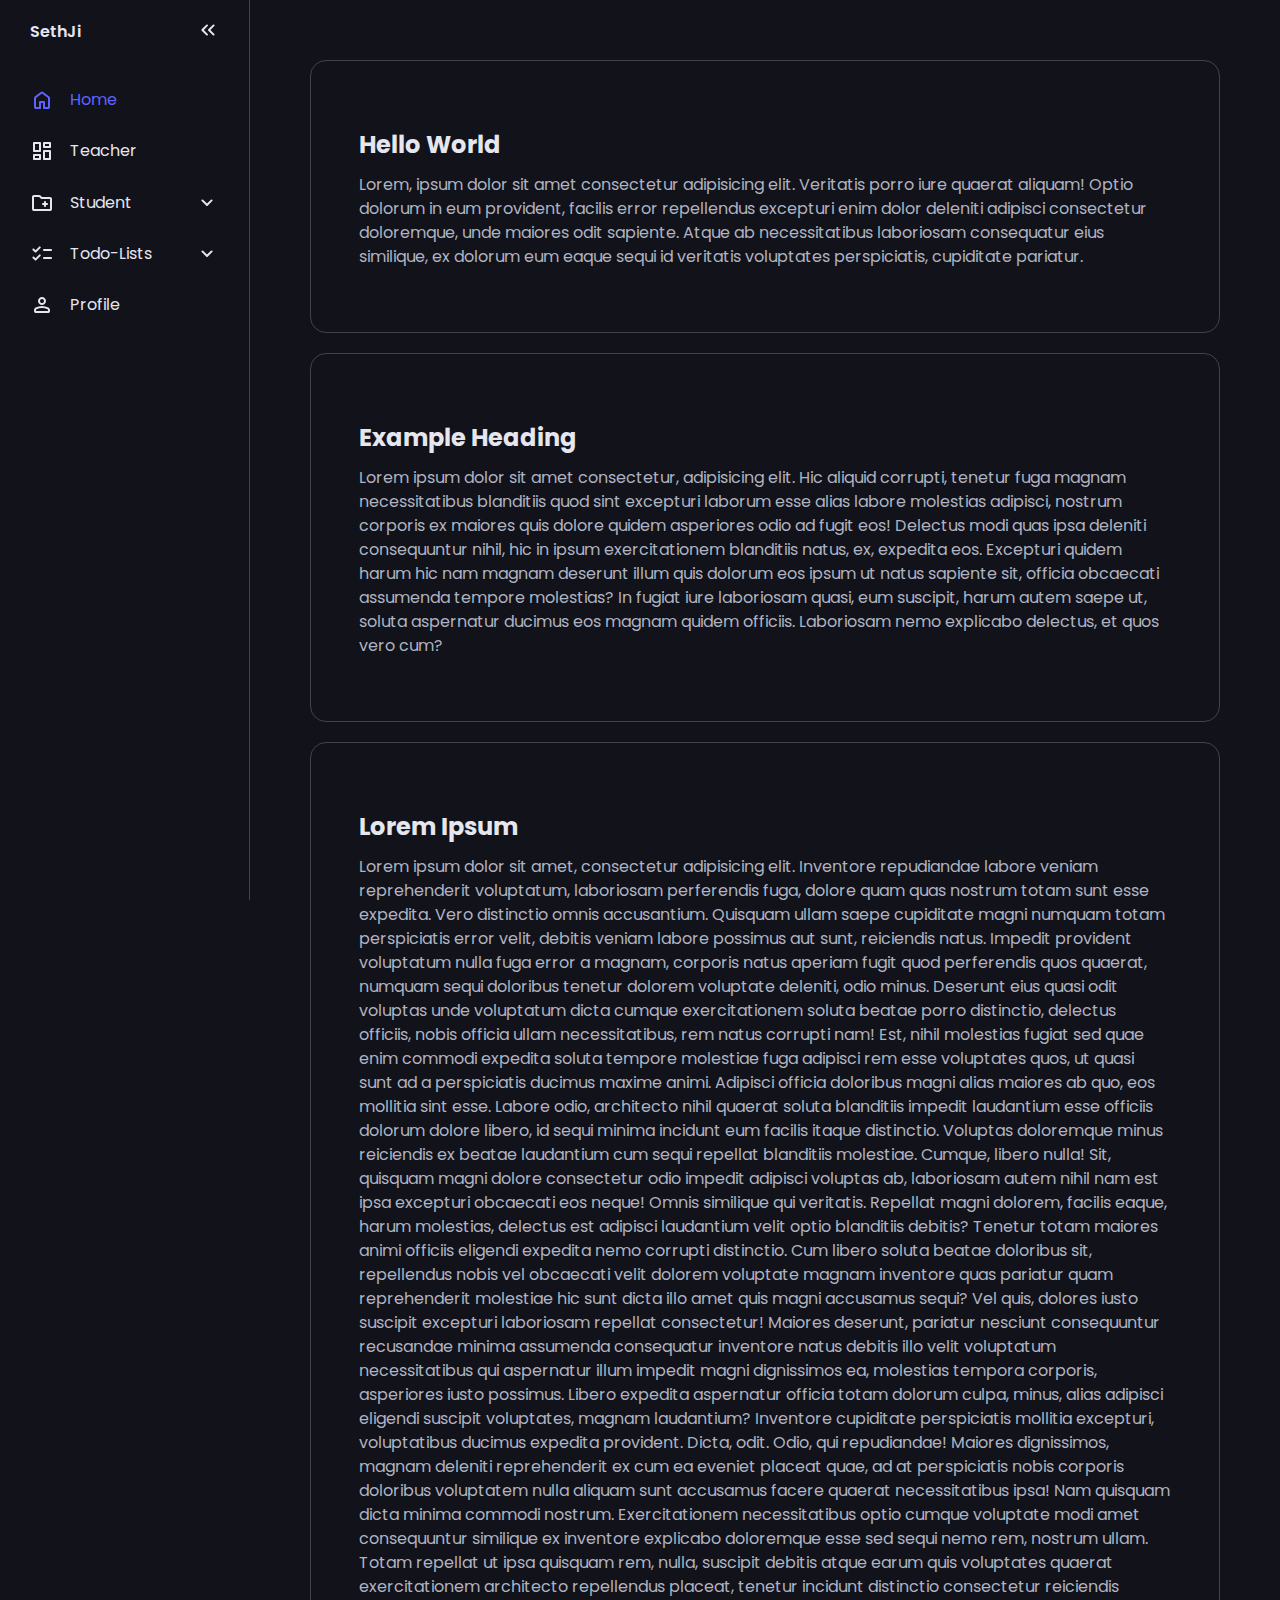
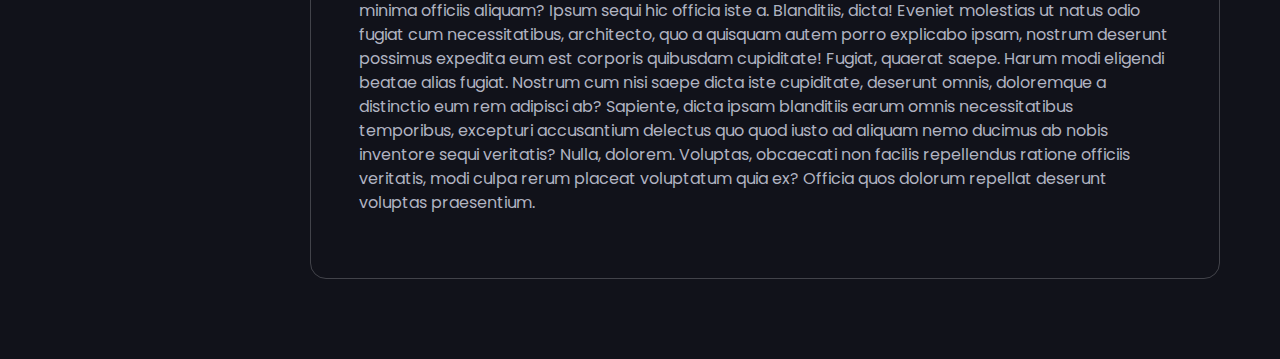
<file: Sidebar/index.html>
<!DOCTYPE html>
<html lang="en">
<head>
  <meta charset="UTF-8">
  <meta name="viewport" content="width=device-width, initial-scale=1.0">
  <title>Home</title>
  <link rel="stylesheet" href="style.css">
  <script type="text/javascript" src="app.js" defer></script>
</head>
<body>
  <nav id="sidebar">
    <ul>
      <li>
        <span class="logo">SethJi</span>
        <button onclick=toggleSidebar() id="toggle-btn">
          <svg xmlns="http://www.w3.org/2000/svg" height="24px" viewBox="0 -960 960 960" width="24px" fill="#e8eaed"><path d="m313-480 155 156q11 11 11.5 27.5T468-268q-11 11-28 11t-28-11L228-452q-6-6-8.5-13t-2.5-15q0-8 2.5-15t8.5-13l184-184q11-11 27.5-11.5T468-692q11 11 11 28t-11 28L313-480Zm264 0 155 156q11 11 11.5 27.5T732-268q-11 11-28 11t-28-11L492-452q-6-6-8.5-13t-2.5-15q0-8 2.5-15t8.5-13l184-184q11-11 27.5-11.5T732-692q11 11 11 28t-11 28L577-480Z"/></svg>
        </button>
      </li>
      <li class="active">
        <a href="index.html">
          <svg xmlns="http://www.w3.org/2000/svg" height="24px" viewBox="0 -960 960 960" width="24px" fill="#e8eaed"><path d="M240-200h120v-200q0-17 11.5-28.5T400-440h160q17 0 28.5 11.5T600-400v200h120v-360L480-740 240-560v360Zm-80 0v-360q0-19 8.5-36t23.5-28l240-180q21-16 48-16t48 16l240 180q15 11 23.5 28t8.5 36v360q0 33-23.5 56.5T720-120H560q-17 0-28.5-11.5T520-160v-200h-80v200q0 17-11.5 28.5T400-120H240q-33 0-56.5-23.5T160-200Zm320-270Z"/></svg>
          <span>Home</span>
        </a>
      </li>
      <li>
        <a href="#" onclick="loadPage('teacher.html')">

          <svg xmlns="http://www.w3.org/2000/svg" height="24px" viewBox="0 -960 960 960" width="24px" fill="#e8eaed"><path d="M520-640v-160q0-17 11.5-28.5T560-840h240q17 0 28.5 11.5T840-800v160q0 17-11.5 28.5T800-600H560q-17 0-28.5-11.5T520-640ZM120-480v-320q0-17 11.5-28.5T160-840h240q17 0 28.5 11.5T440-800v320q0 17-11.5 28.5T400-440H160q-17 0-28.5-11.5T120-480Zm400 320v-320q0-17 11.5-28.5T560-520h240q17 0 28.5 11.5T840-480v320q0 17-11.5 28.5T800-120H560q-17 0-28.5-11.5T520-160Zm-400 0v-160q0-17 11.5-28.5T160-360h240q17 0 28.5 11.5T440-320v160q0 17-11.5 28.5T400-120H160q-17 0-28.5-11.5T120-160Zm80-360h160v-240H200v240Zm400 320h160v-240H600v240Zm0-480h160v-80H600v80ZM200-200h160v-80H200v80Zm160-320Zm240-160Zm0 240ZM360-280Z"/></svg>
          <span>Teacher</span>
          
        </a>
      </li>
      
      <li>
        <button onclick=toggleSubMenu(this) class="dropdown-btn">
          <svg xmlns="http://www.w3.org/2000/svg" height="24px" viewBox="0 -960 960 960" width="24px" fill="#e8eaed"><path d="M160-160q-33 0-56.5-23.5T80-240v-480q0-33 23.5-56.5T160-800h207q16 0 30.5 6t25.5 17l57 57h320q33 0 56.5 23.5T880-640v400q0 33-23.5 56.5T800-160H160Zm0-80h640v-400H447l-80-80H160v480Zm0 0v-480 480Zm400-160v40q0 17 11.5 28.5T600-320q17 0 28.5-11.5T640-360v-40h40q17 0 28.5-11.5T720-440q0-17-11.5-28.5T680-480h-40v-40q0-17-11.5-28.5T600-560q-17 0-28.5 11.5T560-520v40h-40q-17 0-28.5 11.5T480-440q0 17 11.5 28.5T520-400h40Z"/></svg>
          <span>Student</span>
          <svg xmlns="http://www.w3.org/2000/svg" height="24px" viewBox="0 -960 960 960" width="24px" fill="#e8eaed"><path d="M480-361q-8 0-15-2.5t-13-8.5L268-556q-11-11-11-28t11-28q11-11 28-11t28 11l156 156 156-156q11-11 28-11t28 11q11 11 11 28t-11 28L508-372q-6 6-13 8.5t-15 2.5Z"/></svg>
        </button>
        <ul class="sub-menu">
          <div>
            <li><a href="#">New Student</a></li>
            <li><a href="#">Class</a></li>
            <li><a href="#">Fees</a></li>
          </div>
        </ul>
      </li>
      <li>
        <button onclick=toggleSubMenu(this) class="dropdown-btn">
          <svg xmlns="http://www.w3.org/2000/svg" height="24px" viewBox="0 -960 960 960" width="24px" fill="#e8eaed"><path d="m221-313 142-142q12-12 28-11.5t28 12.5q11 12 11 28t-11 28L250-228q-12 12-28 12t-28-12l-86-86q-11-11-11-28t11-28q11-11 28-11t28 11l57 57Zm0-320 142-142q12-12 28-11.5t28 12.5q11 12 11 28t-11 28L250-548q-12 12-28 12t-28-12l-86-86q-11-11-11-28t11-28q11-11 28-11t28 11l57 57Zm339 353q-17 0-28.5-11.5T520-320q0-17 11.5-28.5T560-360h280q17 0 28.5 11.5T880-320q0 17-11.5 28.5T840-280H560Zm0-320q-17 0-28.5-11.5T520-640q0-17 11.5-28.5T560-680h280q17 0 28.5 11.5T880-640q0 17-11.5 28.5T840-600H560Z"/></svg>
          <span>Todo-Lists</span>
          <svg xmlns="http://www.w3.org/2000/svg" height="24px" viewBox="0 -960 960 960" width="24px" fill="#e8eaed"><path d="M480-361q-8 0-15-2.5t-13-8.5L268-556q-11-11-11-28t11-28q11-11 28-11t28 11l156 156 156-156q11-11 28-11t28 11q11 11 11 28t-11 28L508-372q-6 6-13 8.5t-15 2.5Z"/></svg>
        </button>
        <ul class="sub-menu">
          <div>
            <li><a href="#">Work</a></li>
            <li><a href="#">Private</a></li>
            <li><a href="#">Coding</a></li>
            <li><a href="#">Gardening</a></li>
            <li><a href="#">School</a></li>
          </div>
        </ul>
      </li>
      
      <li>
        <a href="#">
          <svg xmlns="http://www.w3.org/2000/svg" height="24px" viewBox="0 -960 960 960" width="24px" fill="#e8eaed"><path d="M480-480q-66 0-113-47t-47-113q0-66 47-113t113-47q66 0 113 47t47 113q0 66-47 113t-113 47ZM160-240v-32q0-34 17.5-62.5T224-378q62-31 126-46.5T480-440q66 0 130 15.5T736-378q29 15 46.5 43.5T800-272v32q0 33-23.5 56.5T720-160H240q-33 0-56.5-23.5T160-240Zm80 0h480v-32q0-11-5.5-20T700-306q-54-27-109-40.5T480-360q-56 0-111 13.5T260-306q-9 5-14.5 14t-5.5 20v32Zm240-320q33 0 56.5-23.5T560-640q0-33-23.5-56.5T480-720q-33 0-56.5 23.5T400-640q0 33 23.5 56.5T480-560Zm0-80Zm0 400Z"/></svg>
          <span>Profile</span>
        </a>
      </li>
    </ul>
  </nav>
  <main id="content-area">
  <!-- default home content will be loaded -->
</main>

</body>
</html>
</file>
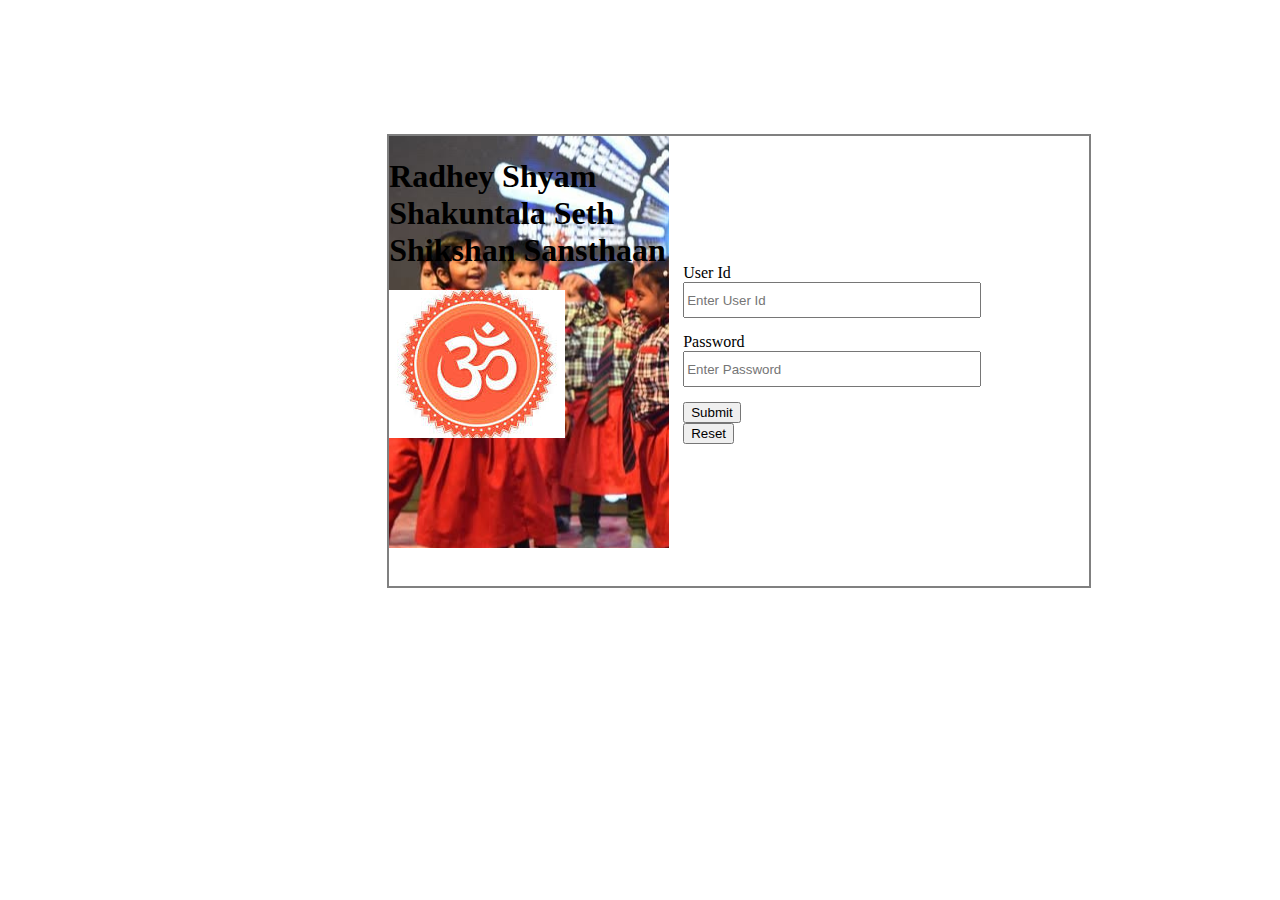
<file: HTML and CSS/login.html>
<!DOCTYPE html>
<html lang="en">

<head>
    <meta charset="UTF-8">
    <meta name="viewport" content="width=device-width, initial-scale=1.0">
    <title>Radhey Shyam Shakuntala Seth Shikshan Sansthaan</title>
    <link rel="stylesheet" href="login.css">
</head>

<body>
    <div class="form">
        <form action="/server">
            <div class="main">
                <div class="logo-part">
                <h1>Radhey Shyam Shakuntala Seth Shikshan Sansthaan</h1>
                <img src="images.jpg" alt="images">
            </div>
            <div class="login">
                <div class="name"><label for="username">User Id</label>
                <input type="text" id="username" placeholder="Enter User Id" name="query">
            </div>
            <div><label for="password">Password</label>
                <input type="password" id="password" placeholder="Enter Password">
            </div>
            <div>
                <button type="submit">Submit</button>
                <br>
                <button type="reset">Reset</button>
            </div>
            </div>
            
            </div>
            

        </form>
    </div>

</body>

</html>
</file>
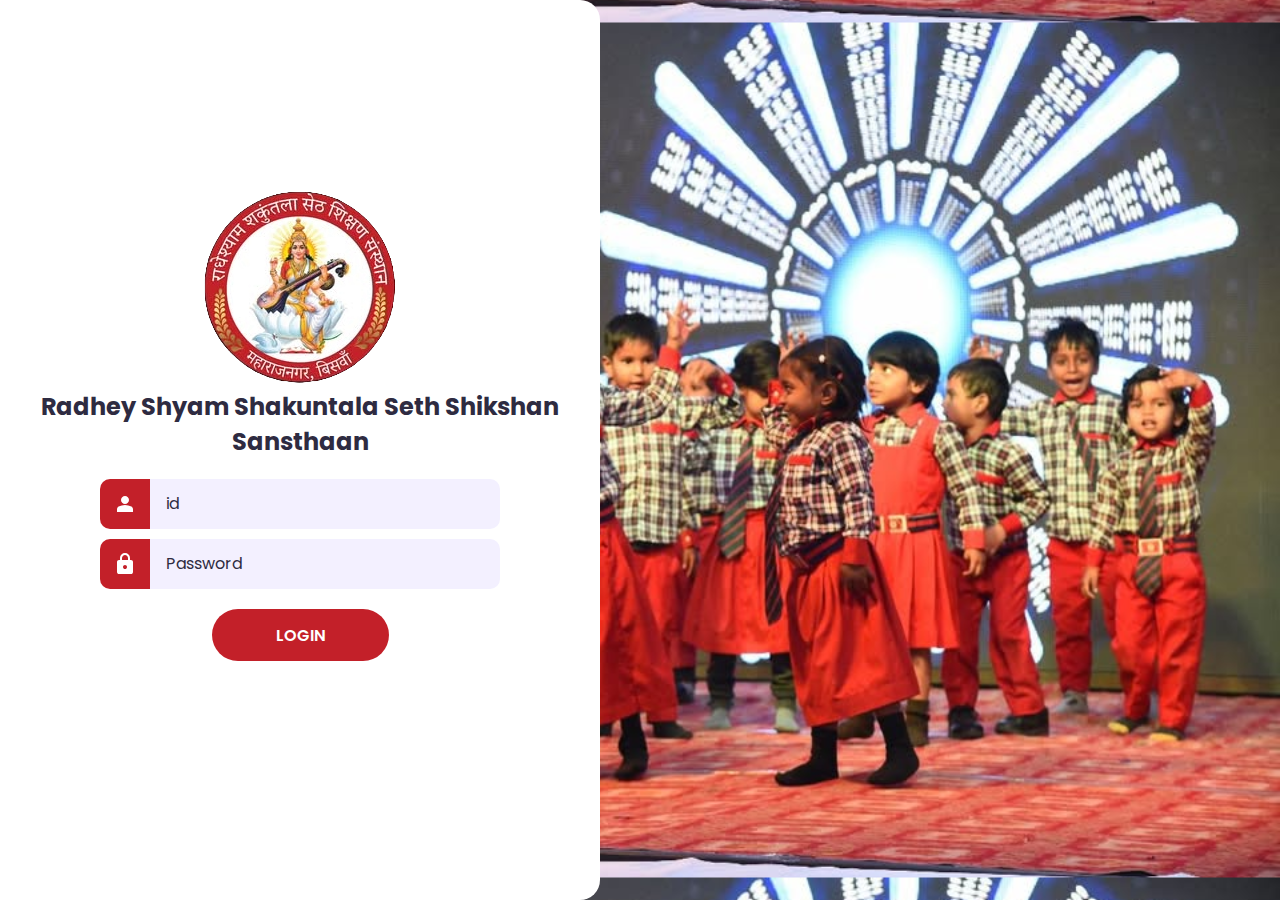
<file: login/login.html>
<!DOCTYPE html>
<html lang="en">

<head>
  <meta charset="UTF-8">
  <meta name="viewport" content="width=device-width, initial-scale=1.0">
  <title>Login</title>
  <link rel="stylesheet" href="style.css">
  <script type="text/javascript" src="validation.js" defer></script>
</head>

<body>
  <div class="wrapper">
    <img src="logo.png" alt="Logo" id="logo">
    <h2>Radhey Shyam Shakuntala Seth Shikshan Sansthaan</h2>
    
    <p id="error-message"></p>
    <form id="form">
      <div>
        <label for="id-input">
          <svg xmlns="http://www.w3.org/2000/svg" height="24" viewBox="0 -960 960 960" width="24">
            <path
              d="M480-480q-66 0-113-47t-47-113q0-66 47-113t113-47q66 0 113 47t47 113q0 66-47 113t-113 47ZM160-160v-112q0-34 17.5-62.5T224-378q62-31 126-46.5T480-440q66 0 130 15.5T736-378q29 15 46.5 43.5T800-272v112H160Z" />
          </svg>
        </label>
        <input required type="text" name="id" id="id-input" placeholder="id">
      </div>
      <div>
        <label for="password-input">
          <svg xmlns="http://www.w3.org/2000/svg" height="24" viewBox="0 -960 960 960" width="24">
            <path
              d="M240-80q-33 0-56.5-23.5T160-160v-400q0-33 23.5-56.5T240-640h40v-80q0-83 58.5-141.5T480-920q83 0 141.5 58.5T680-720v80h40q33 0 56.5 23.5T800-560v400q0 33-23.5 56.5T720-80H240Zm240-200q33 0 56.5-23.5T560-360q0-33-23.5-56.5T480-440q-33 0-56.5 23.5T400-360q0 33 23.5 56.5T480-280ZM360-640h240v-80q0-50-35-85t-85-35q-50 0-85 35t-35 85v80Z" />
          </svg>
        </label>
        <input type="password" name="password" id="password-input" placeholder="Password">
      </div>
      <button type="submit">Login</button>
    </form>
   
  </div>
</body>

</html>
</file>
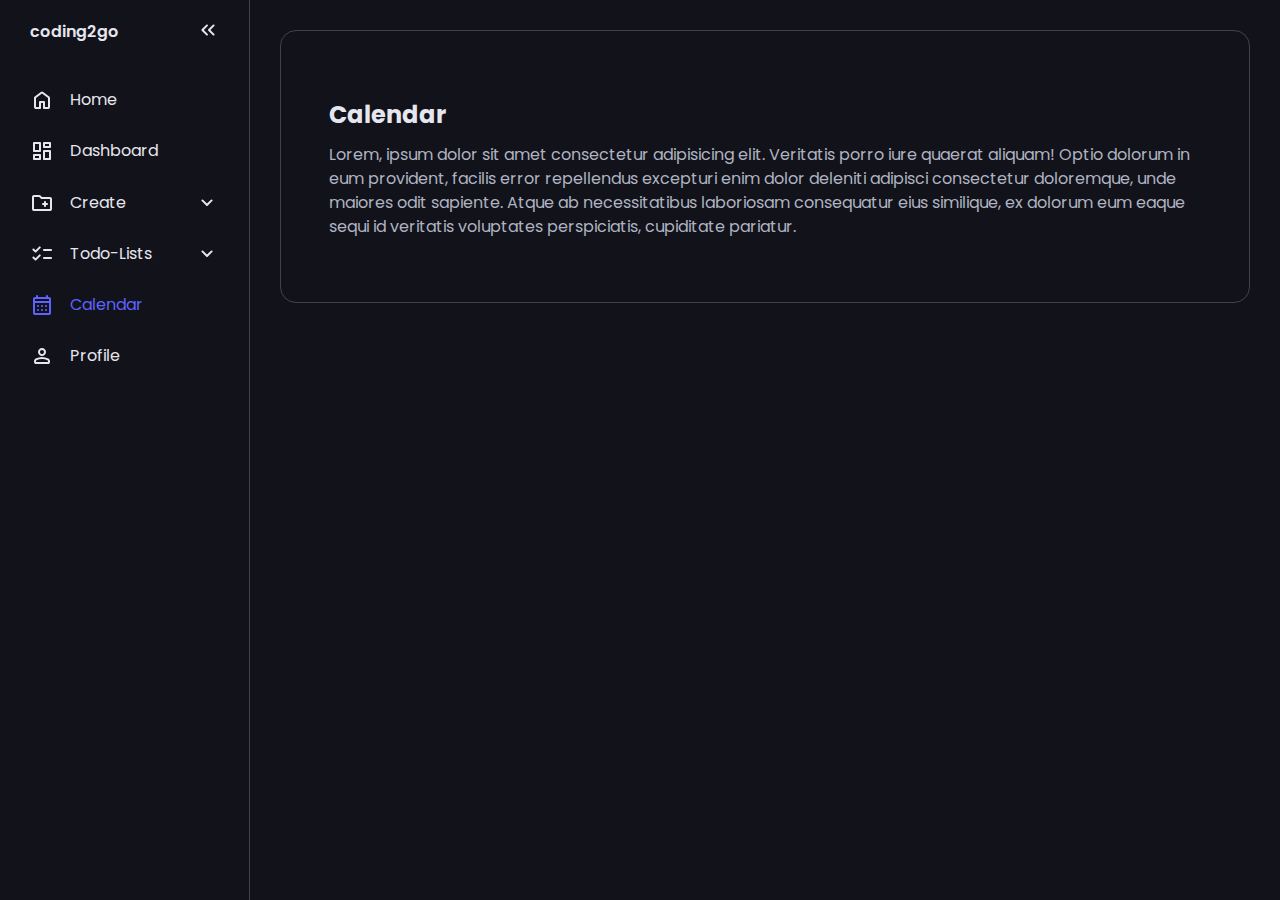
<file: Sidebar/calendar.html>
<!DOCTYPE html>
<html lang="en">
<head>
  <meta charset="UTF-8">
  <meta name="viewport" content="width=device-width, initial-scale=1.0">
  <title>Calendar</title>
  <link rel="stylesheet" href="style.css">
  <script type="text/javascript" src="app.js" defer></script>
</head>
<body>
  <nav id="sidebar">
    <ul>
      <li>
        <span class="logo">coding2go</span>
        <button onclick=toggleSidebar() id="toggle-btn">
          <svg xmlns="http://www.w3.org/2000/svg" height="24px" viewBox="0 -960 960 960" width="24px" fill="#e8eaed"><path d="m313-480 155 156q11 11 11.5 27.5T468-268q-11 11-28 11t-28-11L228-452q-6-6-8.5-13t-2.5-15q0-8 2.5-15t8.5-13l184-184q11-11 27.5-11.5T468-692q11 11 11 28t-11 28L313-480Zm264 0 155 156q11 11 11.5 27.5T732-268q-11 11-28 11t-28-11L492-452q-6-6-8.5-13t-2.5-15q0-8 2.5-15t8.5-13l184-184q11-11 27.5-11.5T732-692q11 11 11 28t-11 28L577-480Z"/></svg>
        </button>
      </li>
      <li>
        <a href="index.html">
          <svg xmlns="http://www.w3.org/2000/svg" height="24px" viewBox="0 -960 960 960" width="24px" fill="#e8eaed"><path d="M240-200h120v-200q0-17 11.5-28.5T400-440h160q17 0 28.5 11.5T600-400v200h120v-360L480-740 240-560v360Zm-80 0v-360q0-19 8.5-36t23.5-28l240-180q21-16 48-16t48 16l240 180q15 11 23.5 28t8.5 36v360q0 33-23.5 56.5T720-120H560q-17 0-28.5-11.5T520-160v-200h-80v200q0 17-11.5 28.5T400-120H240q-33 0-56.5-23.5T160-200Zm320-270Z"/></svg>
          <span>Home</span>
        </a>
      </li>
      <li>
        <a href="dashboard.html">
          <svg xmlns="http://www.w3.org/2000/svg" height="24px" viewBox="0 -960 960 960" width="24px" fill="#e8eaed"><path d="M520-640v-160q0-17 11.5-28.5T560-840h240q17 0 28.5 11.5T840-800v160q0 17-11.5 28.5T800-600H560q-17 0-28.5-11.5T520-640ZM120-480v-320q0-17 11.5-28.5T160-840h240q17 0 28.5 11.5T440-800v320q0 17-11.5 28.5T400-440H160q-17 0-28.5-11.5T120-480Zm400 320v-320q0-17 11.5-28.5T560-520h240q17 0 28.5 11.5T840-480v320q0 17-11.5 28.5T800-120H560q-17 0-28.5-11.5T520-160Zm-400 0v-160q0-17 11.5-28.5T160-360h240q17 0 28.5 11.5T440-320v160q0 17-11.5 28.5T400-120H160q-17 0-28.5-11.5T120-160Zm80-360h160v-240H200v240Zm400 320h160v-240H600v240Zm0-480h160v-80H600v80ZM200-200h160v-80H200v80Zm160-320Zm240-160Zm0 240ZM360-280Z"/></svg>
          <span>Dashboard</span>
        </a>
      </li>
      <li>
        <button onclick=toggleSubMenu(this) class="dropdown-btn">
          <svg xmlns="http://www.w3.org/2000/svg" height="24px" viewBox="0 -960 960 960" width="24px" fill="#e8eaed"><path d="M160-160q-33 0-56.5-23.5T80-240v-480q0-33 23.5-56.5T160-800h207q16 0 30.5 6t25.5 17l57 57h320q33 0 56.5 23.5T880-640v400q0 33-23.5 56.5T800-160H160Zm0-80h640v-400H447l-80-80H160v480Zm0 0v-480 480Zm400-160v40q0 17 11.5 28.5T600-320q17 0 28.5-11.5T640-360v-40h40q17 0 28.5-11.5T720-440q0-17-11.5-28.5T680-480h-40v-40q0-17-11.5-28.5T600-560q-17 0-28.5 11.5T560-520v40h-40q-17 0-28.5 11.5T480-440q0 17 11.5 28.5T520-400h40Z"/></svg>
          <span>Create</span>
          <svg xmlns="http://www.w3.org/2000/svg" height="24px" viewBox="0 -960 960 960" width="24px" fill="#e8eaed"><path d="M480-361q-8 0-15-2.5t-13-8.5L268-556q-11-11-11-28t11-28q11-11 28-11t28 11l156 156 156-156q11-11 28-11t28 11q11 11 11 28t-11 28L508-372q-6 6-13 8.5t-15 2.5Z"/></svg>
        </button>
        <ul class="sub-menu">
          <div>
            <li><a href="#">Folder</a></li>
            <li><a href="#">Document</a></li>
            <li><a href="#">Project</a></li>
          </div>
        </ul>
      </li>
      <li>
        <button onclick=toggleSubMenu(this) class="dropdown-btn">
          <svg xmlns="http://www.w3.org/2000/svg" height="24px" viewBox="0 -960 960 960" width="24px" fill="#e8eaed"><path d="m221-313 142-142q12-12 28-11.5t28 12.5q11 12 11 28t-11 28L250-228q-12 12-28 12t-28-12l-86-86q-11-11-11-28t11-28q11-11 28-11t28 11l57 57Zm0-320 142-142q12-12 28-11.5t28 12.5q11 12 11 28t-11 28L250-548q-12 12-28 12t-28-12l-86-86q-11-11-11-28t11-28q11-11 28-11t28 11l57 57Zm339 353q-17 0-28.5-11.5T520-320q0-17 11.5-28.5T560-360h280q17 0 28.5 11.5T880-320q0 17-11.5 28.5T840-280H560Zm0-320q-17 0-28.5-11.5T520-640q0-17 11.5-28.5T560-680h280q17 0 28.5 11.5T880-640q0 17-11.5 28.5T840-600H560Z"/></svg>
          <span>Todo-Lists</span>
          <svg xmlns="http://www.w3.org/2000/svg" height="24px" viewBox="0 -960 960 960" width="24px" fill="#e8eaed"><path d="M480-361q-8 0-15-2.5t-13-8.5L268-556q-11-11-11-28t11-28q11-11 28-11t28 11l156 156 156-156q11-11 28-11t28 11q11 11 11 28t-11 28L508-372q-6 6-13 8.5t-15 2.5Z"/></svg>
        </button>
        <ul class="sub-menu">
          <div>
            <li><a href="#">Work</a></li>
            <li><a href="#">Private</a></li>
            <li><a href="#">Coding</a></li>
            <li><a href="#">Gardening</a></li>
            <li><a href="#">School</a></li>
          </div>
        </ul>
      </li>
      <li class="active">
        <a href="calendar.html">
          <svg xmlns="http://www.w3.org/2000/svg" height="24px" viewBox="0 -960 960 960" width="24px" fill="#e8eaed"><path d="M200-80q-33 0-56.5-23.5T120-160v-560q0-33 23.5-56.5T200-800h40v-40q0-17 11.5-28.5T280-880q17 0 28.5 11.5T320-840v40h320v-40q0-17 11.5-28.5T680-880q17 0 28.5 11.5T720-840v40h40q33 0 56.5 23.5T840-720v560q0 33-23.5 56.5T760-80H200Zm0-80h560v-400H200v400Zm0-480h560v-80H200v80Zm0 0v-80 80Zm280 240q-17 0-28.5-11.5T440-440q0-17 11.5-28.5T480-480q17 0 28.5 11.5T520-440q0 17-11.5 28.5T480-400Zm-160 0q-17 0-28.5-11.5T280-440q0-17 11.5-28.5T320-480q17 0 28.5 11.5T360-440q0 17-11.5 28.5T320-400Zm320 0q-17 0-28.5-11.5T600-440q0-17 11.5-28.5T640-480q17 0 28.5 11.5T680-440q0 17-11.5 28.5T640-400ZM480-240q-17 0-28.5-11.5T440-280q0-17 11.5-28.5T480-320q17 0 28.5 11.5T520-280q0 17-11.5 28.5T480-240Zm-160 0q-17 0-28.5-11.5T280-280q0-17 11.5-28.5T320-320q17 0 28.5 11.5T360-280q0 17-11.5 28.5T320-240Zm320 0q-17 0-28.5-11.5T600-280q0-17 11.5-28.5T640-320q17 0 28.5 11.5T680-280q0 17-11.5 28.5T640-240Z"/></svg>
          <span>Calendar</span>
        </a>
      </li>
      <li>
        <a href="profile.html">
          <svg xmlns="http://www.w3.org/2000/svg" height="24px" viewBox="0 -960 960 960" width="24px" fill="#e8eaed"><path d="M480-480q-66 0-113-47t-47-113q0-66 47-113t113-47q66 0 113 47t47 113q0 66-47 113t-113 47ZM160-240v-32q0-34 17.5-62.5T224-378q62-31 126-46.5T480-440q66 0 130 15.5T736-378q29 15 46.5 43.5T800-272v32q0 33-23.5 56.5T720-160H240q-33 0-56.5-23.5T160-240Zm80 0h480v-32q0-11-5.5-20T700-306q-54-27-109-40.5T480-360q-56 0-111 13.5T260-306q-9 5-14.5 14t-5.5 20v32Zm240-320q33 0 56.5-23.5T560-640q0-33-23.5-56.5T480-720q-33 0-56.5 23.5T400-640q0 33 23.5 56.5T480-560Zm0-80Zm0 400Z"/></svg>
          <span>Profile</span>
        </a>
      </li>
    </ul>
  </nav>
  <main>
    <div class="container">
      <h2>Calendar</h2>
      <p>Lorem, ipsum dolor sit amet consectetur adipisicing elit. Veritatis porro iure quaerat aliquam! Optio dolorum in eum provident, facilis error repellendus excepturi enim dolor deleniti adipisci consectetur doloremque, unde maiores odit sapiente. Atque ab necessitatibus laboriosam consequatur eius similique, ex dolorum eum eaque sequi id veritatis voluptates perspiciatis, cupiditate pariatur.</p>
    </div>
  </main>
</body>
</html>
</file>
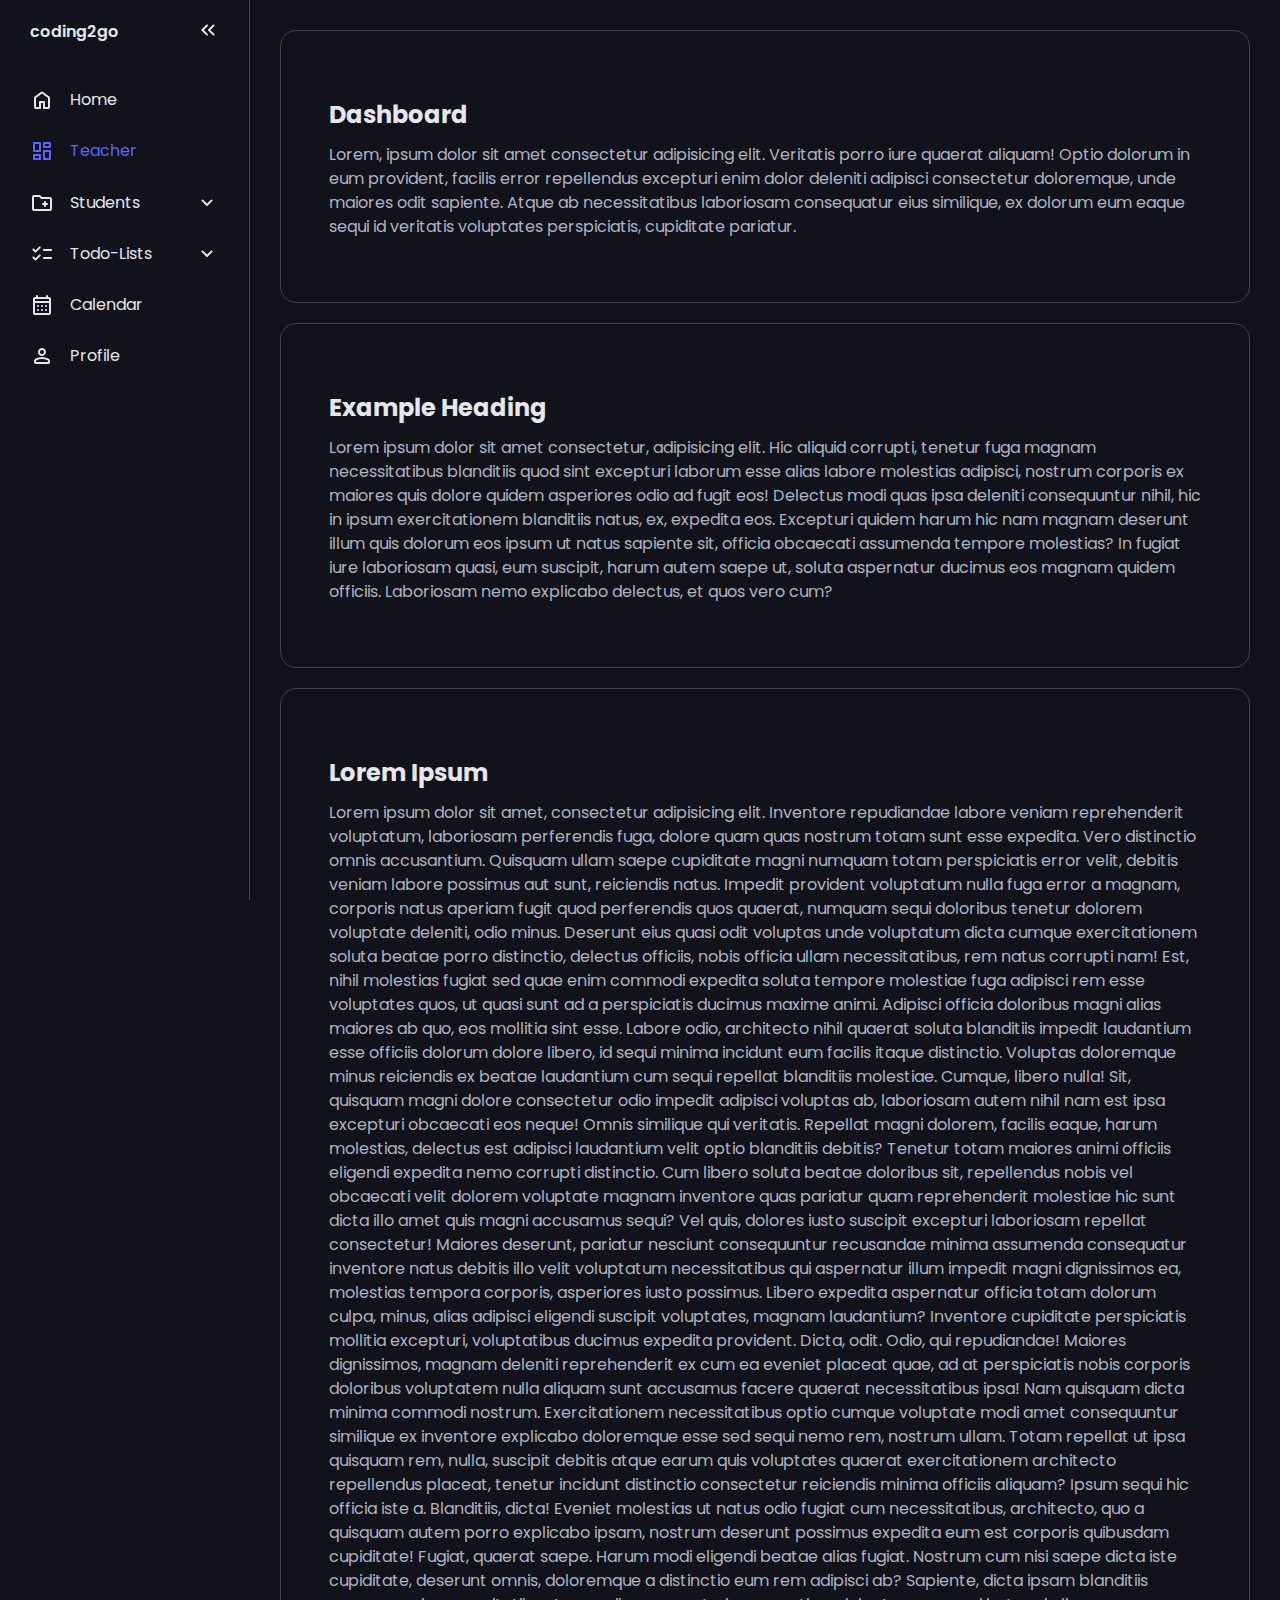
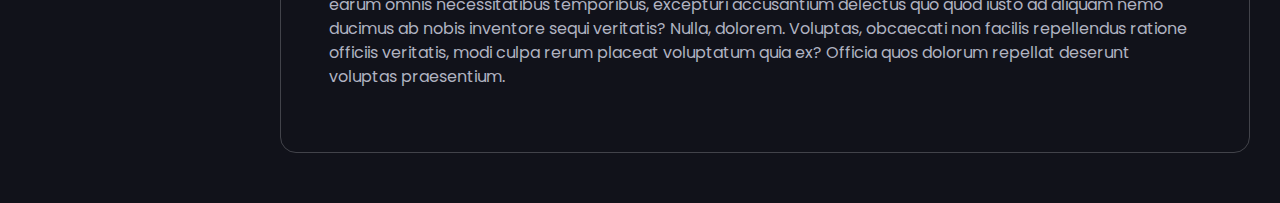
<file: Sidebar/dashboard.html>
<!DOCTYPE html>
<html lang="en">
<head>
  <meta charset="UTF-8">
  <meta name="viewport" content="width=device-width, initial-scale=1.0">
  <title>Dashboard</title>
  <link rel="stylesheet" href="style.css">
  <script type="text/javascript" src="app.js" defer></script>
</head>
<body>
  <nav id="sidebar">
    <ul>
      <li>
        <span class="logo">coding2go</span>
        <button onclick=toggleSidebar() id="toggle-btn">
          <svg xmlns="http://www.w3.org/2000/svg" height="24px" viewBox="0 -960 960 960" width="24px" fill="#e8eaed"><path d="m313-480 155 156q11 11 11.5 27.5T468-268q-11 11-28 11t-28-11L228-452q-6-6-8.5-13t-2.5-15q0-8 2.5-15t8.5-13l184-184q11-11 27.5-11.5T468-692q11 11 11 28t-11 28L313-480Zm264 0 155 156q11 11 11.5 27.5T732-268q-11 11-28 11t-28-11L492-452q-6-6-8.5-13t-2.5-15q0-8 2.5-15t8.5-13l184-184q11-11 27.5-11.5T732-692q11 11 11 28t-11 28L577-480Z"/></svg>
        </button>
      </li>
      <li>
        <a href="index.html">
          <svg xmlns="http://www.w3.org/2000/svg" height="24px" viewBox="0 -960 960 960" width="24px" fill="#e8eaed"><path d="M240-200h120v-200q0-17 11.5-28.5T400-440h160q17 0 28.5 11.5T600-400v200h120v-360L480-740 240-560v360Zm-80 0v-360q0-19 8.5-36t23.5-28l240-180q21-16 48-16t48 16l240 180q15 11 23.5 28t8.5 36v360q0 33-23.5 56.5T720-120H560q-17 0-28.5-11.5T520-160v-200h-80v200q0 17-11.5 28.5T400-120H240q-33 0-56.5-23.5T160-200Zm320-270Z"/></svg>
          <span>Home</span>
        </a>
      </li>
      <li class="active">
        <a href="dashboard.html">
          <svg xmlns="http://www.w3.org/2000/svg" height="24px" viewBox="0 -960 960 960" width="24px" fill="#e8eaed"><path d="M520-640v-160q0-17 11.5-28.5T560-840h240q17 0 28.5 11.5T840-800v160q0 17-11.5 28.5T800-600H560q-17 0-28.5-11.5T520-640ZM120-480v-320q0-17 11.5-28.5T160-840h240q17 0 28.5 11.5T440-800v320q0 17-11.5 28.5T400-440H160q-17 0-28.5-11.5T120-480Zm400 320v-320q0-17 11.5-28.5T560-520h240q17 0 28.5 11.5T840-480v320q0 17-11.5 28.5T800-120H560q-17 0-28.5-11.5T520-160Zm-400 0v-160q0-17 11.5-28.5T160-360h240q17 0 28.5 11.5T440-320v160q0 17-11.5 28.5T400-120H160q-17 0-28.5-11.5T120-160Zm80-360h160v-240H200v240Zm400 320h160v-240H600v240Zm0-480h160v-80H600v80ZM200-200h160v-80H200v80Zm160-320Zm240-160Zm0 240ZM360-280Z"/></svg>
          <span>Teacher</span>
        </a>
      </li>
      <li>
        <button onclick=toggleSubMenu(this) class="dropdown-btn">
          <svg xmlns="http://www.w3.org/2000/svg" height="24px" viewBox="0 -960 960 960" width="24px" fill="#e8eaed"><path d="M160-160q-33 0-56.5-23.5T80-240v-480q0-33 23.5-56.5T160-800h207q16 0 30.5 6t25.5 17l57 57h320q33 0 56.5 23.5T880-640v400q0 33-23.5 56.5T800-160H160Zm0-80h640v-400H447l-80-80H160v480Zm0 0v-480 480Zm400-160v40q0 17 11.5 28.5T600-320q17 0 28.5-11.5T640-360v-40h40q17 0 28.5-11.5T720-440q0-17-11.5-28.5T680-480h-40v-40q0-17-11.5-28.5T600-560q-17 0-28.5 11.5T560-520v40h-40q-17 0-28.5 11.5T480-440q0 17 11.5 28.5T520-400h40Z"/></svg>
          <span>Students</span>
          <svg xmlns="http://www.w3.org/2000/svg" height="24px" viewBox="0 -960 960 960" width="24px" fill="#e8eaed"><path d="M480-361q-8 0-15-2.5t-13-8.5L268-556q-11-11-11-28t11-28q11-11 28-11t28 11l156 156 156-156q11-11 28-11t28 11q11 11 11 28t-11 28L508-372q-6 6-13 8.5t-15 2.5Z"/></svg>
        </button>
        <ul class="sub-menu">
          <div>
            <li><a href="#">Add Student</a></li>
            <li><a href="#">Class</a></li>
            <li><a href="#">Fees</a></li>
          </div>
        </ul>
      </li>
      <li>
        <button onclick=toggleSubMenu(this) class="dropdown-btn">
          <svg xmlns="http://www.w3.org/2000/svg" height="24px" viewBox="0 -960 960 960" width="24px" fill="#e8eaed"><path d="m221-313 142-142q12-12 28-11.5t28 12.5q11 12 11 28t-11 28L250-228q-12 12-28 12t-28-12l-86-86q-11-11-11-28t11-28q11-11 28-11t28 11l57 57Zm0-320 142-142q12-12 28-11.5t28 12.5q11 12 11 28t-11 28L250-548q-12 12-28 12t-28-12l-86-86q-11-11-11-28t11-28q11-11 28-11t28 11l57 57Zm339 353q-17 0-28.5-11.5T520-320q0-17 11.5-28.5T560-360h280q17 0 28.5 11.5T880-320q0 17-11.5 28.5T840-280H560Zm0-320q-17 0-28.5-11.5T520-640q0-17 11.5-28.5T560-680h280q17 0 28.5 11.5T880-640q0 17-11.5 28.5T840-600H560Z"/></svg>
          <span>Todo-Lists</span>
          <svg xmlns="http://www.w3.org/2000/svg" height="24px" viewBox="0 -960 960 960" width="24px" fill="#e8eaed"><path d="M480-361q-8 0-15-2.5t-13-8.5L268-556q-11-11-11-28t11-28q11-11 28-11t28 11l156 156 156-156q11-11 28-11t28 11q11 11 11 28t-11 28L508-372q-6 6-13 8.5t-15 2.5Z"/></svg>
        </button>
        <ul class="sub-menu">
          <div>
            <li><a href="#">Work</a></li>
            <li><a href="#">Private</a></li>
            <li><a href="#">Coding</a></li>
            <li><a href="#">Gardening</a></li>
            <li><a href="#">School</a></li>
          </div>
        </ul>
      </li>
      <li>
        <a href="calendar.html">
          <svg xmlns="http://www.w3.org/2000/svg" height="24px" viewBox="0 -960 960 960" width="24px" fill="#e8eaed"><path d="M200-80q-33 0-56.5-23.5T120-160v-560q0-33 23.5-56.5T200-800h40v-40q0-17 11.5-28.5T280-880q17 0 28.5 11.5T320-840v40h320v-40q0-17 11.5-28.5T680-880q17 0 28.5 11.5T720-840v40h40q33 0 56.5 23.5T840-720v560q0 33-23.5 56.5T760-80H200Zm0-80h560v-400H200v400Zm0-480h560v-80H200v80Zm0 0v-80 80Zm280 240q-17 0-28.5-11.5T440-440q0-17 11.5-28.5T480-480q17 0 28.5 11.5T520-440q0 17-11.5 28.5T480-400Zm-160 0q-17 0-28.5-11.5T280-440q0-17 11.5-28.5T320-480q17 0 28.5 11.5T360-440q0 17-11.5 28.5T320-400Zm320 0q-17 0-28.5-11.5T600-440q0-17 11.5-28.5T640-480q17 0 28.5 11.5T680-440q0 17-11.5 28.5T640-400ZM480-240q-17 0-28.5-11.5T440-280q0-17 11.5-28.5T480-320q17 0 28.5 11.5T520-280q0 17-11.5 28.5T480-240Zm-160 0q-17 0-28.5-11.5T280-280q0-17 11.5-28.5T320-320q17 0 28.5 11.5T360-280q0 17-11.5 28.5T320-240Zm320 0q-17 0-28.5-11.5T600-280q0-17 11.5-28.5T640-320q17 0 28.5 11.5T680-280q0 17-11.5 28.5T640-240Z"/></svg>
          <span>Calendar</span>
        </a>
      </li>
      <li>
        <a href="profile.html">
          <svg xmlns="http://www.w3.org/2000/svg" height="24px" viewBox="0 -960 960 960" width="24px" fill="#e8eaed"><path d="M480-480q-66 0-113-47t-47-113q0-66 47-113t113-47q66 0 113 47t47 113q0 66-47 113t-113 47ZM160-240v-32q0-34 17.5-62.5T224-378q62-31 126-46.5T480-440q66 0 130 15.5T736-378q29 15 46.5 43.5T800-272v32q0 33-23.5 56.5T720-160H240q-33 0-56.5-23.5T160-240Zm80 0h480v-32q0-11-5.5-20T700-306q-54-27-109-40.5T480-360q-56 0-111 13.5T260-306q-9 5-14.5 14t-5.5 20v32Zm240-320q33 0 56.5-23.5T560-640q0-33-23.5-56.5T480-720q-33 0-56.5 23.5T400-640q0 33 23.5 56.5T480-560Zm0-80Zm0 400Z"/></svg>
          <span>Profile</span>
        </a>
      </li>
    </ul>
  </nav>
  <main>
    <div class="container">
      <h2>Dashboard</h2>
      <p>Lorem, ipsum dolor sit amet consectetur adipisicing elit. Veritatis porro iure quaerat aliquam! Optio dolorum in eum provident, facilis error repellendus excepturi enim dolor deleniti adipisci consectetur doloremque, unde maiores odit sapiente. Atque ab necessitatibus laboriosam consequatur eius similique, ex dolorum eum eaque sequi id veritatis voluptates perspiciatis, cupiditate pariatur.</p>
    </div>
    <div class="container">
      <h2>Example Heading</h2>
      <p>Lorem ipsum dolor sit amet consectetur, adipisicing elit. Hic aliquid corrupti, tenetur fuga magnam necessitatibus blanditiis quod sint excepturi laborum esse alias labore molestias adipisci, nostrum corporis ex maiores quis dolore quidem asperiores odio ad fugit eos! Delectus modi quas ipsa deleniti consequuntur nihil, hic in ipsum exercitationem blanditiis natus, ex, expedita eos. Excepturi quidem harum hic nam magnam deserunt illum quis dolorum eos ipsum ut natus sapiente sit, officia obcaecati assumenda tempore molestias? In fugiat iure laboriosam quasi, eum suscipit, harum autem saepe ut, soluta aspernatur ducimus eos magnam quidem officiis. Laboriosam nemo explicabo delectus, et quos vero cum?</p>
    </div>
    <div class="container">
      <h2>Lorem Ipsum</h2>
      <p>Lorem ipsum dolor sit amet, consectetur adipisicing elit. Inventore repudiandae labore veniam reprehenderit voluptatum, laboriosam perferendis fuga, dolore quam quas nostrum totam sunt esse expedita. Vero distinctio omnis accusantium. Quisquam ullam saepe cupiditate magni numquam totam perspiciatis error velit, debitis veniam labore possimus aut sunt, reiciendis natus. Impedit provident voluptatum nulla fuga error a magnam, corporis natus aperiam fugit quod perferendis quos quaerat, numquam sequi doloribus tenetur dolorem voluptate deleniti, odio minus. Deserunt eius quasi odit voluptas unde voluptatum dicta cumque exercitationem soluta beatae porro distinctio, delectus officiis, nobis officia ullam necessitatibus, rem natus corrupti nam! Est, nihil molestias fugiat sed quae enim commodi expedita soluta tempore molestiae fuga adipisci rem esse voluptates quos, ut quasi sunt ad a perspiciatis ducimus maxime animi. Adipisci officia doloribus magni alias maiores ab quo, eos mollitia sint esse. Labore odio, architecto nihil quaerat soluta blanditiis impedit laudantium esse officiis dolorum dolore libero, id sequi minima incidunt eum facilis itaque distinctio. Voluptas doloremque minus reiciendis ex beatae laudantium cum sequi repellat blanditiis molestiae. Cumque, libero nulla! Sit, quisquam magni dolore consectetur odio impedit adipisci voluptas ab, laboriosam autem nihil nam est ipsa excepturi obcaecati eos neque! Omnis similique qui veritatis. Repellat magni dolorem, facilis eaque, harum molestias, delectus est adipisci laudantium velit optio blanditiis debitis? Tenetur totam maiores animi officiis eligendi expedita nemo corrupti distinctio. Cum libero soluta beatae doloribus sit, repellendus nobis vel obcaecati velit dolorem voluptate magnam inventore quas pariatur quam reprehenderit molestiae hic sunt dicta illo amet quis magni accusamus sequi? Vel quis, dolores iusto suscipit excepturi laboriosam repellat consectetur! Maiores deserunt, pariatur nesciunt consequuntur recusandae minima assumenda consequatur inventore natus debitis illo velit voluptatum necessitatibus qui aspernatur illum impedit magni dignissimos ea, molestias tempora corporis, asperiores iusto possimus. Libero expedita aspernatur officia totam dolorum culpa, minus, alias adipisci eligendi suscipit voluptates, magnam laudantium? Inventore cupiditate perspiciatis mollitia excepturi, voluptatibus ducimus expedita provident. Dicta, odit. Odio, qui repudiandae! Maiores dignissimos, magnam deleniti reprehenderit ex cum ea eveniet placeat quae, ad at perspiciatis nobis corporis doloribus voluptatem nulla aliquam sunt accusamus facere quaerat necessitatibus ipsa! Nam quisquam dicta minima commodi nostrum. Exercitationem necessitatibus optio cumque voluptate modi amet consequuntur similique ex inventore explicabo doloremque esse sed sequi nemo rem, nostrum ullam. Totam repellat ut ipsa quisquam rem, nulla, suscipit debitis atque earum quis voluptates quaerat exercitationem architecto repellendus placeat, tenetur incidunt distinctio consectetur reiciendis minima officiis aliquam? Ipsum sequi hic officia iste a. Blanditiis, dicta! Eveniet molestias ut natus odio fugiat cum necessitatibus, architecto, quo a quisquam autem porro explicabo ipsam, nostrum deserunt possimus expedita eum est corporis quibusdam cupiditate! Fugiat, quaerat saepe. Harum modi eligendi beatae alias fugiat. Nostrum cum nisi saepe dicta iste cupiditate, deserunt omnis, doloremque a distinctio eum rem adipisci ab? Sapiente, dicta ipsam blanditiis earum omnis necessitatibus temporibus, excepturi accusantium delectus quo quod iusto ad aliquam nemo ducimus ab nobis inventore sequi veritatis? Nulla, dolorem. Voluptas, obcaecati non facilis repellendus ratione officiis veritatis, modi culpa rerum placeat voluptatum quia ex? Officia quos dolorum repellat deserunt voluptas praesentium.</p>
    </div>
  </main>
</body>
</html>
</file>
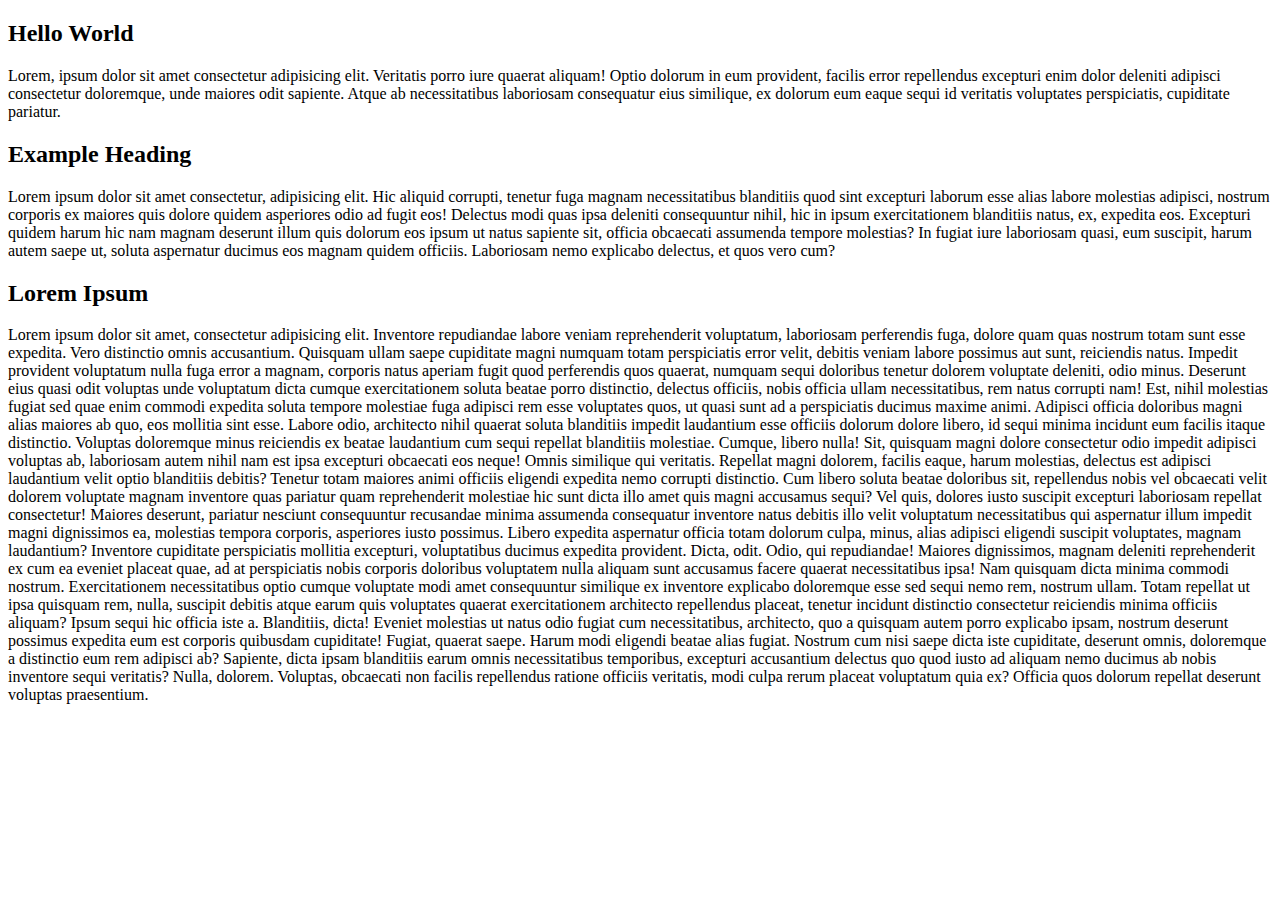
<file: Sidebar/home.html>
<!DOCTYPE html>
<html lang="en">
<head>
    <meta charset="UTF-8">
    <meta name="viewport" content="width=device-width, initial-scale=1.0">
    <title>Document</title>
</head>
<body>
    <main >
    <div class="container">
      <h2>Hello World</h2>
      <p>Lorem, ipsum dolor sit amet consectetur adipisicing elit. Veritatis porro iure quaerat aliquam! Optio dolorum in eum provident, facilis error repellendus excepturi enim dolor deleniti adipisci consectetur doloremque, unde maiores odit sapiente. Atque ab necessitatibus laboriosam consequatur eius similique, ex dolorum eum eaque sequi id veritatis voluptates perspiciatis, cupiditate pariatur.</p>
    </div>
    <div class="container">
      <h2>Example Heading</h2>
      <p>Lorem ipsum dolor sit amet consectetur, adipisicing elit. Hic aliquid corrupti, tenetur fuga magnam necessitatibus blanditiis quod sint excepturi laborum esse alias labore molestias adipisci, nostrum corporis ex maiores quis dolore quidem asperiores odio ad fugit eos! Delectus modi quas ipsa deleniti consequuntur nihil, hic in ipsum exercitationem blanditiis natus, ex, expedita eos. Excepturi quidem harum hic nam magnam deserunt illum quis dolorum eos ipsum ut natus sapiente sit, officia obcaecati assumenda tempore molestias? In fugiat iure laboriosam quasi, eum suscipit, harum autem saepe ut, soluta aspernatur ducimus eos magnam quidem officiis. Laboriosam nemo explicabo delectus, et quos vero cum?</p>
    </div>
    <div class="container">
      <h2>Lorem Ipsum</h2>
      <p>Lorem ipsum dolor sit amet, consectetur adipisicing elit. Inventore repudiandae labore veniam reprehenderit voluptatum, laboriosam perferendis fuga, dolore quam quas nostrum totam sunt esse expedita. Vero distinctio omnis accusantium. Quisquam ullam saepe cupiditate magni numquam totam perspiciatis error velit, debitis veniam labore possimus aut sunt, reiciendis natus. Impedit provident voluptatum nulla fuga error a magnam, corporis natus aperiam fugit quod perferendis quos quaerat, numquam sequi doloribus tenetur dolorem voluptate deleniti, odio minus. Deserunt eius quasi odit voluptas unde voluptatum dicta cumque exercitationem soluta beatae porro distinctio, delectus officiis, nobis officia ullam necessitatibus, rem natus corrupti nam! Est, nihil molestias fugiat sed quae enim commodi expedita soluta tempore molestiae fuga adipisci rem esse voluptates quos, ut quasi sunt ad a perspiciatis ducimus maxime animi. Adipisci officia doloribus magni alias maiores ab quo, eos mollitia sint esse. Labore odio, architecto nihil quaerat soluta blanditiis impedit laudantium esse officiis dolorum dolore libero, id sequi minima incidunt eum facilis itaque distinctio. Voluptas doloremque minus reiciendis ex beatae laudantium cum sequi repellat blanditiis molestiae. Cumque, libero nulla! Sit, quisquam magni dolore consectetur odio impedit adipisci voluptas ab, laboriosam autem nihil nam est ipsa excepturi obcaecati eos neque! Omnis similique qui veritatis. Repellat magni dolorem, facilis eaque, harum molestias, delectus est adipisci laudantium velit optio blanditiis debitis? Tenetur totam maiores animi officiis eligendi expedita nemo corrupti distinctio. Cum libero soluta beatae doloribus sit, repellendus nobis vel obcaecati velit dolorem voluptate magnam inventore quas pariatur quam reprehenderit molestiae hic sunt dicta illo amet quis magni accusamus sequi? Vel quis, dolores iusto suscipit excepturi laboriosam repellat consectetur! Maiores deserunt, pariatur nesciunt consequuntur recusandae minima assumenda consequatur inventore natus debitis illo velit voluptatum necessitatibus qui aspernatur illum impedit magni dignissimos ea, molestias tempora corporis, asperiores iusto possimus. Libero expedita aspernatur officia totam dolorum culpa, minus, alias adipisci eligendi suscipit voluptates, magnam laudantium? Inventore cupiditate perspiciatis mollitia excepturi, voluptatibus ducimus expedita provident. Dicta, odit. Odio, qui repudiandae! Maiores dignissimos, magnam deleniti reprehenderit ex cum ea eveniet placeat quae, ad at perspiciatis nobis corporis doloribus voluptatem nulla aliquam sunt accusamus facere quaerat necessitatibus ipsa! Nam quisquam dicta minima commodi nostrum. Exercitationem necessitatibus optio cumque voluptate modi amet consequuntur similique ex inventore explicabo doloremque esse sed sequi nemo rem, nostrum ullam. Totam repellat ut ipsa quisquam rem, nulla, suscipit debitis atque earum quis voluptates quaerat exercitationem architecto repellendus placeat, tenetur incidunt distinctio consectetur reiciendis minima officiis aliquam? Ipsum sequi hic officia iste a. Blanditiis, dicta! Eveniet molestias ut natus odio fugiat cum necessitatibus, architecto, quo a quisquam autem porro explicabo ipsam, nostrum deserunt possimus expedita eum est corporis quibusdam cupiditate! Fugiat, quaerat saepe. Harum modi eligendi beatae alias fugiat. Nostrum cum nisi saepe dicta iste cupiditate, deserunt omnis, doloremque a distinctio eum rem adipisci ab? Sapiente, dicta ipsam blanditiis earum omnis necessitatibus temporibus, excepturi accusantium delectus quo quod iusto ad aliquam nemo ducimus ab nobis inventore sequi veritatis? Nulla, dolorem. Voluptas, obcaecati non facilis repellendus ratione officiis veritatis, modi culpa rerum placeat voluptatum quia ex? Officia quos dolorum repellat deserunt voluptas praesentium.</p>
    </div>
  </main>
</body>
</html>
</file>
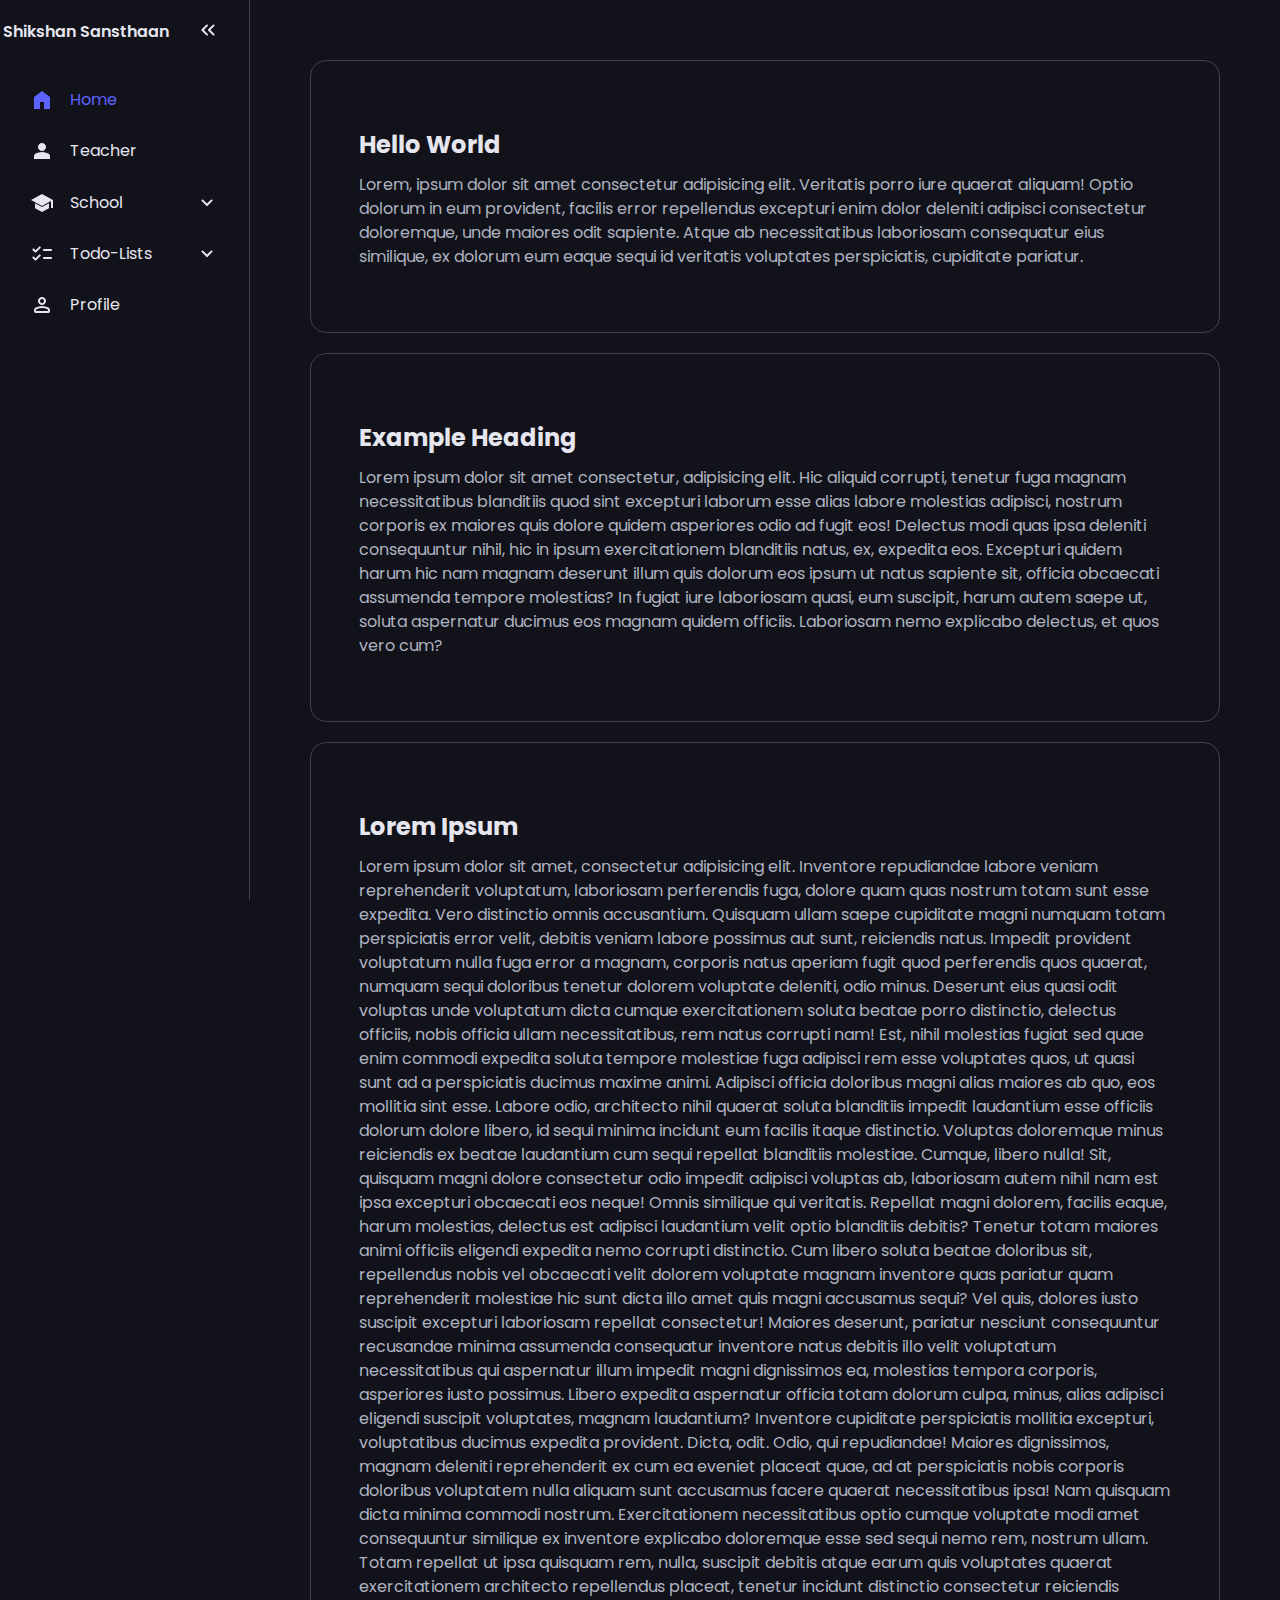
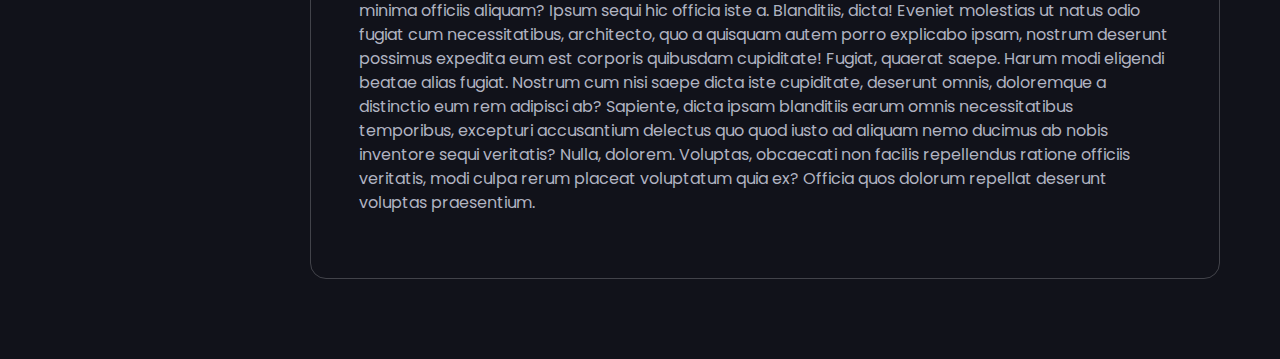
<file: Sidebar/main.html>
<!DOCTYPE html>
<html lang="en">

<head>
  <meta charset="UTF-8">
  <meta name="viewport" content="width=device-width, initial-scale=1.0">
  <title>Home</title>
  <link rel="stylesheet" href="style.css">
  <script type="text/javascript" src="app.js" defer></script>
</head>

<body>
  <nav id="sidebar">
    <ul>
      <li>
        <span class="logo">Shikshan Sansthaan</span>
        <button onclick=toggleSidebar() id="toggle-btn">
          <svg xmlns="http://www.w3.org/2000/svg" height="24px" viewBox="0 -960 960 960" width="24px" fill="#e8eaed">
            <path
              d="m313-480 155 156q11 11 11.5 27.5T468-268q-11 11-28 11t-28-11L228-452q-6-6-8.5-13t-2.5-15q0-8 2.5-15t8.5-13l184-184q11-11 27.5-11.5T468-692q11 11 11 28t-11 28L313-480Zm264 0 155 156q11 11 11.5 27.5T732-268q-11 11-28 11t-28-11L492-452q-6-6-8.5-13t-2.5-15q0-8 2.5-15t8.5-13l184-184q11-11 27.5-11.5T732-692q11 11 11 28t-11 28L577-480Z" />
          </svg>
        </button>
      </li>
      <li class="active">
        <a href="index.html">
          <svg xmlns="http://www.w3.org/2000/svg" height="24px" viewBox="0 -960 960 960" width="24px" fill="#e3e3e3"><path d="M160-120v-480l320-240 320 240v480H560v-280H400v280H160Z"/></svg>
          <span>Home</span>
        </a>
      </li>
      <li>
        <a href="#" onclick="loadPage('teacher.html')">

         <svg xmlns="http://www.w3.org/2000/svg" height="24px" viewBox="0 -960 960 960" width="24px" fill="#e3e3e3"><path d="M480-480q-66 0-113-47t-47-113q0-66 47-113t113-47q66 0 113 47t47 113q0 66-47 113t-113 47ZM160-160v-112q0-34 17.5-62.5T224-378q62-31 126-46.5T480-440q66 0 130 15.5T736-378q29 15 46.5 43.5T800-272v112H160Z"/></svg>
          <span>Teacher</span>

        </a>
      </li>

      <li>
        <button onclick=toggleSubMenu(this) class="dropdown-btn">
         <svg xmlns="http://www.w3.org/2000/svg" height="24px" viewBox="0 -960 960 960" width="24px" fill="#e3e3e3"><path d="M840-280v-276L480-360 40-600l440-240 440 240v320h-80ZM480-120 200-272v-200l280 152 280-152v200L480-120Z"/></svg>
          <span>School</span>
          <svg xmlns="http://www.w3.org/2000/svg" height="24px" viewBox="0 -960 960 960" width="24px" fill="#e8eaed">
            <path
              d="M480-361q-8 0-15-2.5t-13-8.5L268-556q-11-11-11-28t11-28q11-11 28-11t28 11l156 156 156-156q11-11 28-11t28 11q11 11 11 28t-11 28L508-372q-6 6-13 8.5t-15 2.5Z" />
          </svg>
        </button>
        <ul class="sub-menu">
          <div>
            <li><a href="#">New Student</a></li>
            <li><a href="#">Class</a></li>
            <li><a href="#">Fees</a></li>
          </div>
        </ul>
      </li>
      <li>
        <button onclick=toggleSubMenu(this) class="dropdown-btn">
          <svg xmlns="http://www.w3.org/2000/svg" height="24px" viewBox="0 -960 960 960" width="24px" fill="#e8eaed">
            <path
              d="m221-313 142-142q12-12 28-11.5t28 12.5q11 12 11 28t-11 28L250-228q-12 12-28 12t-28-12l-86-86q-11-11-11-28t11-28q11-11 28-11t28 11l57 57Zm0-320 142-142q12-12 28-11.5t28 12.5q11 12 11 28t-11 28L250-548q-12 12-28 12t-28-12l-86-86q-11-11-11-28t11-28q11-11 28-11t28 11l57 57Zm339 353q-17 0-28.5-11.5T520-320q0-17 11.5-28.5T560-360h280q17 0 28.5 11.5T880-320q0 17-11.5 28.5T840-280H560Zm0-320q-17 0-28.5-11.5T520-640q0-17 11.5-28.5T560-680h280q17 0 28.5 11.5T880-640q0 17-11.5 28.5T840-600H560Z" />
          </svg>
          <span>Todo-Lists</span>
          <svg xmlns="http://www.w3.org/2000/svg" height="24px" viewBox="0 -960 960 960" width="24px" fill="#e8eaed">
            <path
              d="M480-361q-8 0-15-2.5t-13-8.5L268-556q-11-11-11-28t11-28q11-11 28-11t28 11l156 156 156-156q11-11 28-11t28 11q11 11 11 28t-11 28L508-372q-6 6-13 8.5t-15 2.5Z" />
          </svg>
        </button>
        <ul class="sub-menu">
          <div>
            <li><a href="#">Work</a></li>
            <li><a href="#">Private</a></li>
            <li><a href="#">Coding</a></li>
            <li><a href="#">Gardening</a></li>
            <li><a href="#">School</a></li>
          </div>
        </ul>
      </li>

      <li>
        <a href="#">
          <svg xmlns="http://www.w3.org/2000/svg" height="24px" viewBox="0 -960 960 960" width="24px" fill="#e8eaed">
            <path
              d="M480-480q-66 0-113-47t-47-113q0-66 47-113t113-47q66 0 113 47t47 113q0 66-47 113t-113 47ZM160-240v-32q0-34 17.5-62.5T224-378q62-31 126-46.5T480-440q66 0 130 15.5T736-378q29 15 46.5 43.5T800-272v32q0 33-23.5 56.5T720-160H240q-33 0-56.5-23.5T160-240Zm80 0h480v-32q0-11-5.5-20T700-306q-54-27-109-40.5T480-360q-56 0-111 13.5T260-306q-9 5-14.5 14t-5.5 20v32Zm240-320q33 0 56.5-23.5T560-640q0-33-23.5-56.5T480-720q-33 0-56.5 23.5T400-640q0 33 23.5 56.5T480-560Zm0-80Zm0 400Z" />
          </svg>
          <span>Profile</span>
        </a>
      </li>
    </ul>
  </nav>
  <main id="content-area">
    <!-- default home content will be loaded -->
  </main>

</body>

</html>
</file>
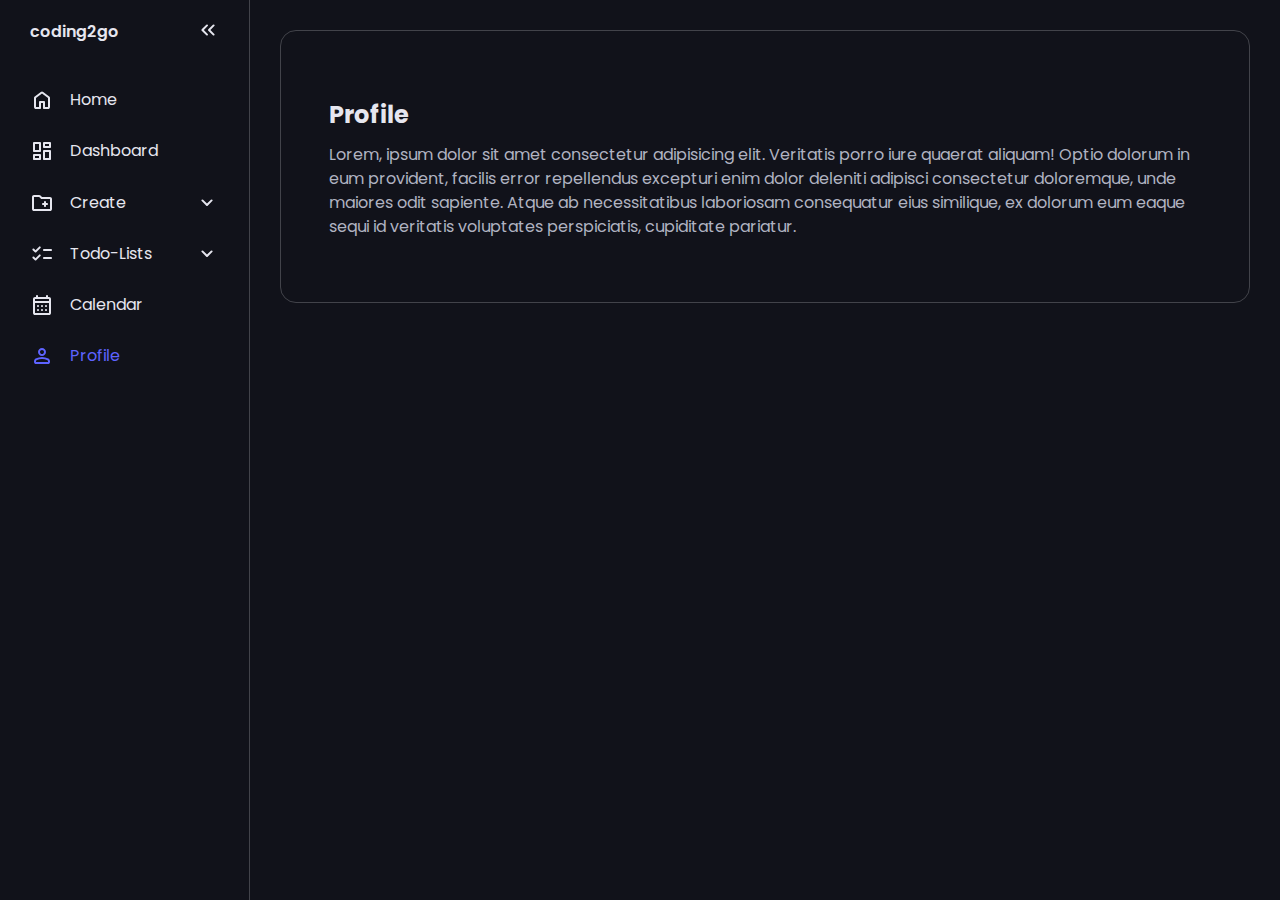
<file: Sidebar/profile.html>
<!DOCTYPE html>
<html lang="en">
<head>
  <meta charset="UTF-8">
  <meta name="viewport" content="width=device-width, initial-scale=1.0">
  <title>Profile</title>
  <link rel="stylesheet" href="style.css">
  <script type="text/javascript" src="app.js" defer></script>
</head>
<body>
  <nav id="sidebar">
    <ul>
      <li>
        <span class="logo">coding2go</span>
        <button onclick=toggleSidebar() id="toggle-btn">
          <svg xmlns="http://www.w3.org/2000/svg" height="24px" viewBox="0 -960 960 960" width="24px" fill="#e8eaed"><path d="m313-480 155 156q11 11 11.5 27.5T468-268q-11 11-28 11t-28-11L228-452q-6-6-8.5-13t-2.5-15q0-8 2.5-15t8.5-13l184-184q11-11 27.5-11.5T468-692q11 11 11 28t-11 28L313-480Zm264 0 155 156q11 11 11.5 27.5T732-268q-11 11-28 11t-28-11L492-452q-6-6-8.5-13t-2.5-15q0-8 2.5-15t8.5-13l184-184q11-11 27.5-11.5T732-692q11 11 11 28t-11 28L577-480Z"/></svg>
        </button>
      </li>
      <li>
        <a href="index.html">
          <svg xmlns="http://www.w3.org/2000/svg" height="24px" viewBox="0 -960 960 960" width="24px" fill="#e8eaed"><path d="M240-200h120v-200q0-17 11.5-28.5T400-440h160q17 0 28.5 11.5T600-400v200h120v-360L480-740 240-560v360Zm-80 0v-360q0-19 8.5-36t23.5-28l240-180q21-16 48-16t48 16l240 180q15 11 23.5 28t8.5 36v360q0 33-23.5 56.5T720-120H560q-17 0-28.5-11.5T520-160v-200h-80v200q0 17-11.5 28.5T400-120H240q-33 0-56.5-23.5T160-200Zm320-270Z"/></svg>
          <span>Home</span>
        </a>
      </li>
      <li>
        <a href="dashboard.html">
          <svg xmlns="http://www.w3.org/2000/svg" height="24px" viewBox="0 -960 960 960" width="24px" fill="#e8eaed"><path d="M520-640v-160q0-17 11.5-28.5T560-840h240q17 0 28.5 11.5T840-800v160q0 17-11.5 28.5T800-600H560q-17 0-28.5-11.5T520-640ZM120-480v-320q0-17 11.5-28.5T160-840h240q17 0 28.5 11.5T440-800v320q0 17-11.5 28.5T400-440H160q-17 0-28.5-11.5T120-480Zm400 320v-320q0-17 11.5-28.5T560-520h240q17 0 28.5 11.5T840-480v320q0 17-11.5 28.5T800-120H560q-17 0-28.5-11.5T520-160Zm-400 0v-160q0-17 11.5-28.5T160-360h240q17 0 28.5 11.5T440-320v160q0 17-11.5 28.5T400-120H160q-17 0-28.5-11.5T120-160Zm80-360h160v-240H200v240Zm400 320h160v-240H600v240Zm0-480h160v-80H600v80ZM200-200h160v-80H200v80Zm160-320Zm240-160Zm0 240ZM360-280Z"/></svg>
          <span>Dashboard</span>
        </a>
      </li>
      <li>
        <button onclick=toggleSubMenu(this) class="dropdown-btn">
          <svg xmlns="http://www.w3.org/2000/svg" height="24px" viewBox="0 -960 960 960" width="24px" fill="#e8eaed"><path d="M160-160q-33 0-56.5-23.5T80-240v-480q0-33 23.5-56.5T160-800h207q16 0 30.5 6t25.5 17l57 57h320q33 0 56.5 23.5T880-640v400q0 33-23.5 56.5T800-160H160Zm0-80h640v-400H447l-80-80H160v480Zm0 0v-480 480Zm400-160v40q0 17 11.5 28.5T600-320q17 0 28.5-11.5T640-360v-40h40q17 0 28.5-11.5T720-440q0-17-11.5-28.5T680-480h-40v-40q0-17-11.5-28.5T600-560q-17 0-28.5 11.5T560-520v40h-40q-17 0-28.5 11.5T480-440q0 17 11.5 28.5T520-400h40Z"/></svg>
          <span>Create</span>
          <svg xmlns="http://www.w3.org/2000/svg" height="24px" viewBox="0 -960 960 960" width="24px" fill="#e8eaed"><path d="M480-361q-8 0-15-2.5t-13-8.5L268-556q-11-11-11-28t11-28q11-11 28-11t28 11l156 156 156-156q11-11 28-11t28 11q11 11 11 28t-11 28L508-372q-6 6-13 8.5t-15 2.5Z"/></svg>
        </button>
        <ul class="sub-menu">
          <div>
            <li><a href="#">Folder</a></li>
            <li><a href="#">Document</a></li>
            <li><a href="#">Project</a></li>
          </div>
        </ul>
      </li>
      <li>
        <button onclick=toggleSubMenu(this) class="dropdown-btn">
          <svg xmlns="http://www.w3.org/2000/svg" height="24px" viewBox="0 -960 960 960" width="24px" fill="#e8eaed"><path d="m221-313 142-142q12-12 28-11.5t28 12.5q11 12 11 28t-11 28L250-228q-12 12-28 12t-28-12l-86-86q-11-11-11-28t11-28q11-11 28-11t28 11l57 57Zm0-320 142-142q12-12 28-11.5t28 12.5q11 12 11 28t-11 28L250-548q-12 12-28 12t-28-12l-86-86q-11-11-11-28t11-28q11-11 28-11t28 11l57 57Zm339 353q-17 0-28.5-11.5T520-320q0-17 11.5-28.5T560-360h280q17 0 28.5 11.5T880-320q0 17-11.5 28.5T840-280H560Zm0-320q-17 0-28.5-11.5T520-640q0-17 11.5-28.5T560-680h280q17 0 28.5 11.5T880-640q0 17-11.5 28.5T840-600H560Z"/></svg>
          <span>Todo-Lists</span>
          <svg xmlns="http://www.w3.org/2000/svg" height="24px" viewBox="0 -960 960 960" width="24px" fill="#e8eaed"><path d="M480-361q-8 0-15-2.5t-13-8.5L268-556q-11-11-11-28t11-28q11-11 28-11t28 11l156 156 156-156q11-11 28-11t28 11q11 11 11 28t-11 28L508-372q-6 6-13 8.5t-15 2.5Z"/></svg>
        </button>
        <ul class="sub-menu">
          <div>
            <li><a href="#">Work</a></li>
            <li><a href="#">Private</a></li>
            <li><a href="#">Coding</a></li>
            <li><a href="#">Gardening</a></li>
            <li><a href="#">School</a></li>
          </div>
        </ul>
      </li>
      <li>
        <a href="calendar.html">
          <svg xmlns="http://www.w3.org/2000/svg" height="24px" viewBox="0 -960 960 960" width="24px" fill="#e8eaed"><path d="M200-80q-33 0-56.5-23.5T120-160v-560q0-33 23.5-56.5T200-800h40v-40q0-17 11.5-28.5T280-880q17 0 28.5 11.5T320-840v40h320v-40q0-17 11.5-28.5T680-880q17 0 28.5 11.5T720-840v40h40q33 0 56.5 23.5T840-720v560q0 33-23.5 56.5T760-80H200Zm0-80h560v-400H200v400Zm0-480h560v-80H200v80Zm0 0v-80 80Zm280 240q-17 0-28.5-11.5T440-440q0-17 11.5-28.5T480-480q17 0 28.5 11.5T520-440q0 17-11.5 28.5T480-400Zm-160 0q-17 0-28.5-11.5T280-440q0-17 11.5-28.5T320-480q17 0 28.5 11.5T360-440q0 17-11.5 28.5T320-400Zm320 0q-17 0-28.5-11.5T600-440q0-17 11.5-28.5T640-480q17 0 28.5 11.5T680-440q0 17-11.5 28.5T640-400ZM480-240q-17 0-28.5-11.5T440-280q0-17 11.5-28.5T480-320q17 0 28.5 11.5T520-280q0 17-11.5 28.5T480-240Zm-160 0q-17 0-28.5-11.5T280-280q0-17 11.5-28.5T320-320q17 0 28.5 11.5T360-280q0 17-11.5 28.5T320-240Zm320 0q-17 0-28.5-11.5T600-280q0-17 11.5-28.5T640-320q17 0 28.5 11.5T680-280q0 17-11.5 28.5T640-240Z"/></svg>
          <span>Calendar</span>
        </a>
      </li>
      <li class="active">
        <a href="profile.html">
          <svg xmlns="http://www.w3.org/2000/svg" height="24px" viewBox="0 -960 960 960" width="24px" fill="#e8eaed"><path d="M480-480q-66 0-113-47t-47-113q0-66 47-113t113-47q66 0 113 47t47 113q0 66-47 113t-113 47ZM160-240v-32q0-34 17.5-62.5T224-378q62-31 126-46.5T480-440q66 0 130 15.5T736-378q29 15 46.5 43.5T800-272v32q0 33-23.5 56.5T720-160H240q-33 0-56.5-23.5T160-240Zm80 0h480v-32q0-11-5.5-20T700-306q-54-27-109-40.5T480-360q-56 0-111 13.5T260-306q-9 5-14.5 14t-5.5 20v32Zm240-320q33 0 56.5-23.5T560-640q0-33-23.5-56.5T480-720q-33 0-56.5 23.5T400-640q0 33 23.5 56.5T480-560Zm0-80Zm0 400Z"/></svg>
          <span>Profile</span>
        </a>
      </li>
    </ul>
  </nav>
  <main>
    <div class="container">
      <h2>Profile</h2>
      <p>Lorem, ipsum dolor sit amet consectetur adipisicing elit. Veritatis porro iure quaerat aliquam! Optio dolorum in eum provident, facilis error repellendus excepturi enim dolor deleniti adipisci consectetur doloremque, unde maiores odit sapiente. Atque ab necessitatibus laboriosam consequatur eius similique, ex dolorum eum eaque sequi id veritatis voluptates perspiciatis, cupiditate pariatur.</p>
    </div>
  </main>
</body>
</html>
</file>
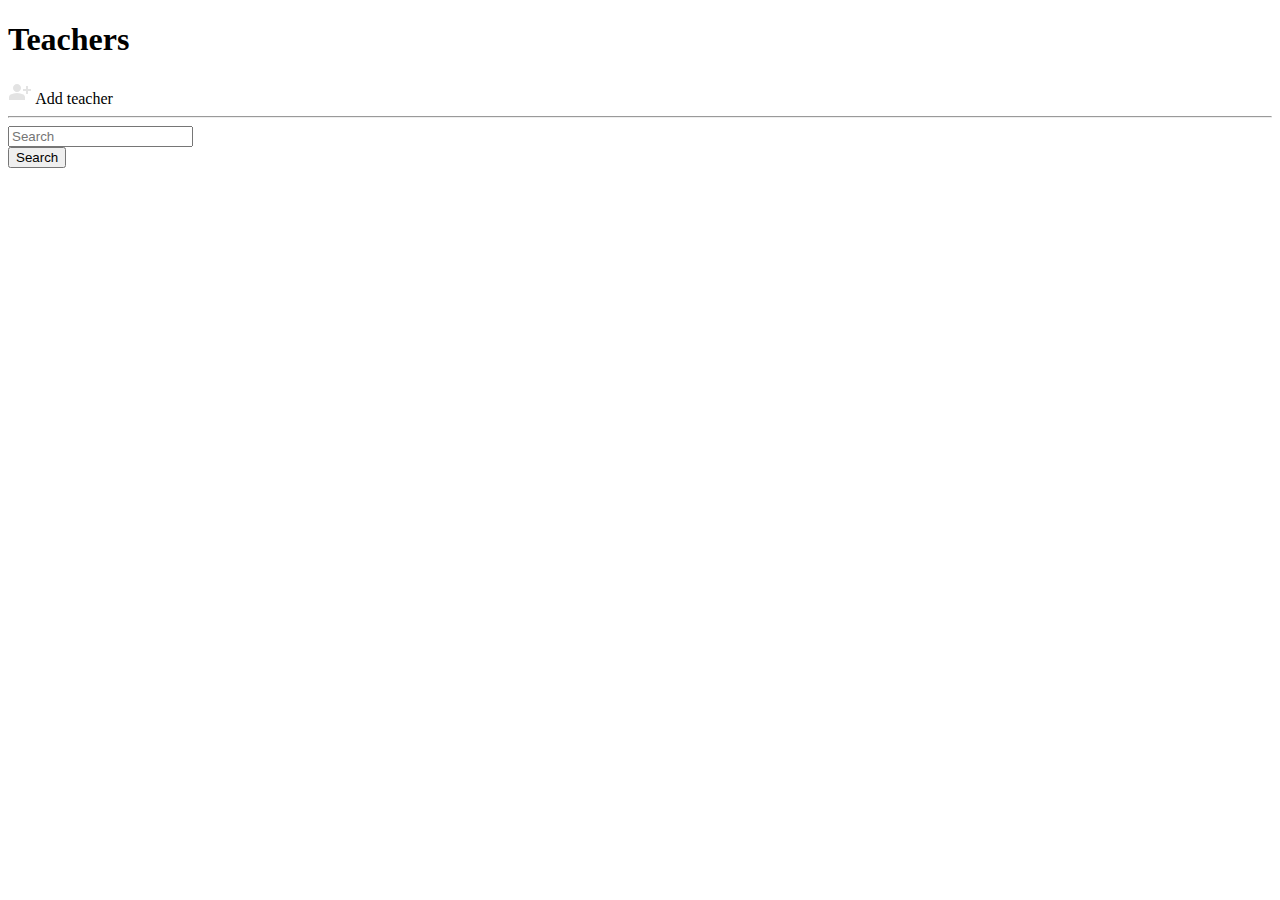
<file: Sidebar/teacher.html>
<!DOCTYPE html>
<html lang="en">

<head>
    <meta charset="UTF-8">
    <meta name="viewport" content="width=device-width, initial-scale=1.0">
    <title>Teachers</title>
</head>

<body>
    <h1>Teachers</h1>
    <div>
       <svg xmlns="http://www.w3.org/2000/svg" height="24px" viewBox="0 -960 960 960" width="24px" fill="#e3e3e3"><path d="M720-400v-120H600v-80h120v-120h80v120h120v80H800v120h-80Zm-360-80q-66 0-113-47t-47-113q0-66 47-113t113-47q66 0 113 47t47 113q0 66-47 113t-113 47ZM40-160v-112q0-34 17.5-62.5T104-378q62-31 126-46.5T360-440q66 0 130 15.5T616-378q29 15 46.5 43.5T680-272v112H40Z"/></svg>
        <label for="">Add teacher</label>
        <hr>
    </div>
 <form class="form-inline my-2 my-lg-0">
      <input class="form-control mr-sm-2" type="search" placeholder="Search" aria-label="Search">
      <div>
        
        <button class="btn btn-outline-success my-2 my-sm-0" type="submit">Search</button>
    </div>
    </form>
      
      



    </main>





</body>

</html>
</file>
<file: Sidebar/style.css>
@import url('https://fonts.googleapis.com/css2?family=Poppins:ital,wght@0,100;0,200;0,300;0,400;0,500;0,600;0,700;0,800;0,900;1,100;1,200;1,300;1,400;1,500;1,600;1,700;1,800;1,900&display=swap');
:root{
  --base-clr: #11121a;
  --line-clr: #42434a;
  --hover-clr: #222533;
  --text-clr: #e6e6ef;
  --accent-clr: #5e63ff;
  --secondary-text-clr: #b0b3c1;
}
*{
  margin: 0;
  padding: 0;
}
html{
  font-family: Poppins, 'Segoe UI', Tahoma, Geneva, Verdana, sans-serif;
  line-height: 1.5rem;
}
body{
  min-height: 100vh;
  min-height: 100dvh;
  background-color: var(--base-clr);
  color: var(--text-clr);
  display: grid;
  grid-template-columns: auto 1fr;
}
#sidebar{
  box-sizing: border-box;
  height: 100vh;
  width: 250px;
  padding: 5px 1em;
  background-color: var(--base-clr);
  border-right: 1px solid var(--line-clr);

  position: sticky;
  top: 0;
  align-self: start;
  transition: 300ms ease-in-out;
  overflow: hidden;
  text-wrap: nowrap;
}
#sidebar.close{
  padding: 5px;
  width: 60px;
}
#sidebar ul{
  list-style: none;
}
#sidebar > ul > li:first-child{
  display: flex;
  justify-content: flex-end;
  margin-bottom: 16px;
  .logo{
    font-weight: 600;
  }
}
#sidebar ul li.active a{
  color: var(--accent-clr);

  svg{
    fill: var(--accent-clr);
  }
}

#sidebar a, #sidebar .dropdown-btn, #sidebar .logo{
  border-radius: .5em;
  padding: .85em;
  text-decoration: none;
  color: var(--text-clr);
  display: flex;
  align-items: center;
  gap: 1em;
}
.dropdown-btn{
  width: 100%;
  text-align: left;
  background: none;
  border: none;
  font: inherit;
  cursor: pointer;
}
#sidebar svg{
  flex-shrink: 0;
  fill: var(--text-clr);
}
#sidebar a span, #sidebar .dropdown-btn span{
  flex-grow: 1;
}
#sidebar a:hover, #sidebar .dropdown-btn:hover{
  background-color: var(--hover-clr);
}
#sidebar .sub-menu{
  display: grid;
  grid-template-rows: 0fr;
  transition: 300ms ease-in-out;

  > div{
    overflow: hidden;
  }
}
#sidebar .sub-menu.show{
  grid-template-rows: 1fr;
}
.dropdown-btn svg{
  transition: 200ms ease;
}
.rotate svg:last-child{
  rotate: 180deg;
}
#sidebar .sub-menu a{
  padding-left: 2em;
}
#toggle-btn{
  margin-left: auto;
  padding: 1em;
  border: none;
  border-radius: .5em;
  background: none;
  cursor: pointer;

  svg{
    transition: rotate 150ms ease;
  }
}
#toggle-btn:hover{
  background-color: var(--hover-clr);
}

main{
  padding: min(30px, 7%);
}
main p{
  color: var(--secondary-text-clr);
  margin-top: 5px;
  margin-bottom: 15px;
}
.container{
  border: 1px solid var(--line-clr);
  border-radius: 1em;
  margin-bottom: 20px;
  padding: min(3em, 15%);

  h2, p { margin-top: 1em }
}

@media(max-width: 800px){
  body{
    grid-template-columns: 1fr;
  }
  main{
    padding: 2em 1em 60px 1em;
  }
  .container{
    border: none;
    padding: 0;
  }
  #sidebar{
    height: 60px;
    width: 100%;
    border-right: none;
    border-top: 1px solid var(--line-clr);
    padding: 0;
    position: fixed;
    top: unset;
    bottom: 0;

    > ul{
      padding: 0;
      display: grid;
      grid-auto-columns: 60px;
      grid-auto-flow: column;
      align-items: center;
      overflow-x: scroll;
    }
    ul li{
      height: 100%;
    }
    ul a, ul .dropdown-btn{
      width: 60px;
      height: 60px;
      padding: 0;
      border-radius: 0;
      justify-content: center;
    }

    ul li span, ul li:first-child, .dropdown-btn svg:last-child{
      display: none;
    }

    ul li .sub-menu.show{
      position: fixed;
      bottom: 60px;
      left: 0;
      box-sizing: border-box;
      height: 60px;
      width: 100%;
      background-color: var(--hover-clr);
      border-top: 1px solid var(--line-clr);
      display: flex;
      justify-content: center;

      > div{
        overflow-x: auto;
      }
      li{
        display: inline-flex;
      }
      a{
        box-sizing: border-box;
        padding: 1em;
        width: auto;
        justify-content: center;
      }
    }
  }
}
</file>
<file: HTML and CSS/login.css>
.main {
    height: 450px;
    width: 700px;

    margin-left: 30%;
    margin-top: 10%;

    
    border: 2px solid grey;
    box-shadow: 4px gray;
    display: inline-block;
}

.logo-part {
    height: 91.5%;
    width: 40%;
    background-image: url(bg.jpg);
    background-position: center;

    
   display: inline-block;
}

.login {
    height: 100%;
    width: 40%;
  
    
    padding-right: 10px;
  padding-left: 10px;
    
    display: inline-block;
}
#logo{
    align-items: end;
}
.userspass:hover{
background: white;
}
#submit {
    height: 30px;
    width: 110%;
    margin-bottom: 10px;
    border-radius: 10px;
    transition: .5s;
}
#submit:hover{
    background: rgb(49, 78, 221);
}
h3{
    text-decoration: underline;
}

#reset {
    height: 30px;
    width: 110%;
    border-radius: 10px;
    transition: .5s;
}
#reset:hover{
    background: blue;
}

#username {
    height: 30px;
    width: 290px;
    margin-bottom: 15px;
}

#password {
    height: 30px;
    width: 290px;
    margin-bottom: 15px;
}
</file>
<file: login/style.css>
@import url('https://fonts.googleapis.com/css2?family=Poppins:ital,wght@0,100;0,200;0,300;0,400;0,500;0,600;0,700;0,800;0,900;1,100;1,200;1,300;1,400;1,500;1,600;1,700;1,800;1,900&display=swap');
:root{
  --accent-color: rgba(195, 32, 41);
  --base-color: white;
  --text-color: #2E2B41;
  --input-color: #F3F0FF;
}
*{
  margin: 0;
  padding: 0;
}
html{
  font-family: Poppins, Segoe UI, sans-serif;
  font-size: 12pt;
  color: var(--text-color);
  text-align: center;
}
body{
  min-height: 100vh;
  background-image: url(photo.jpg);
  background-size: contain;
  background-position: right;
  overflow: hidden;
  
}
.wrapper{
  box-sizing: border-box;
  background-color: var(--base-color);
  height: 100vh;
  width: max(40%, 600px);
  padding: 10px;
  border-radius: 0 20px 20px 0;
  display: flex;
  flex-direction: column;
  align-items: center;
  justify-content: center;
}
h1{
  font-size: 3rem;
  font-weight: 900;
  text-transform: uppercase;
}
form{
  width: min(400px, 100%);
  margin-top: 20px;
  margin-bottom: 50px;
  display: flex;
  flex-direction: column;
  align-items: center;
  gap: 10px;
}
form > div{
  width: 100%;
  display: flex;
  justify-content: center;
}
form label{
  flex-shrink: 0;
  height: 50px;
  width: 50px;
  background-color: var(--accent-color);
  fill: var(--base-color);
  color: var(--base-color);
  border-radius: 10px 0 0 10px;
  display: flex;
  justify-content: center;
  align-items: center;
  font-size: 1.5rem;
  font-weight: 500;
}
form input{
  box-sizing: border-box;
  flex-grow: 1;
  min-width: 0;
  height: 50px;
  padding: 1em;
  font: inherit;
  border-radius: 0 10px 10px 0;
  border: 2px solid var(--input-color);
  border-left: none;
  background-color: var(--input-color);
  transition: 150ms ease;
}
form input:hover{
  border-color: var(--accent-color);
}
form input:focus{
  outline: none;
  border-color: var(--text-color);
}
div:has(input:focus) > label{
  background-color: var(--text-color);
}
form input::placeholder{
  color: var(--text-color);
}
form button{
  margin-top: 10px;
  border: none;
  border-radius: 1000px;
  padding: .85em 4em;
  background-color: var(--accent-color);
  color: var(--base-color);
  font: inherit;
  font-weight: 600;
  text-transform: uppercase;
  cursor: pointer;
  transition: 150ms ease;
}
form button:hover{
  background-color: var(--text-color);
}
form button:focus{
  outline: none;
  background-color: var(--text-color);
}
a{
  text-decoration: none;
  color: var(--accent-color);
}
a:hover{
  text-decoration: underline;
}
@media(max-width: 1100px){
  .wrapper{
    width: min(600px, 100%);
    border-radius: 0;
  }
}
form div.incorrect label{
  background-color: #f06272;
}
form div.incorrect input{
  border-color: #f06272;
}
#error-message{
  color:#f06272;
}
</file>
